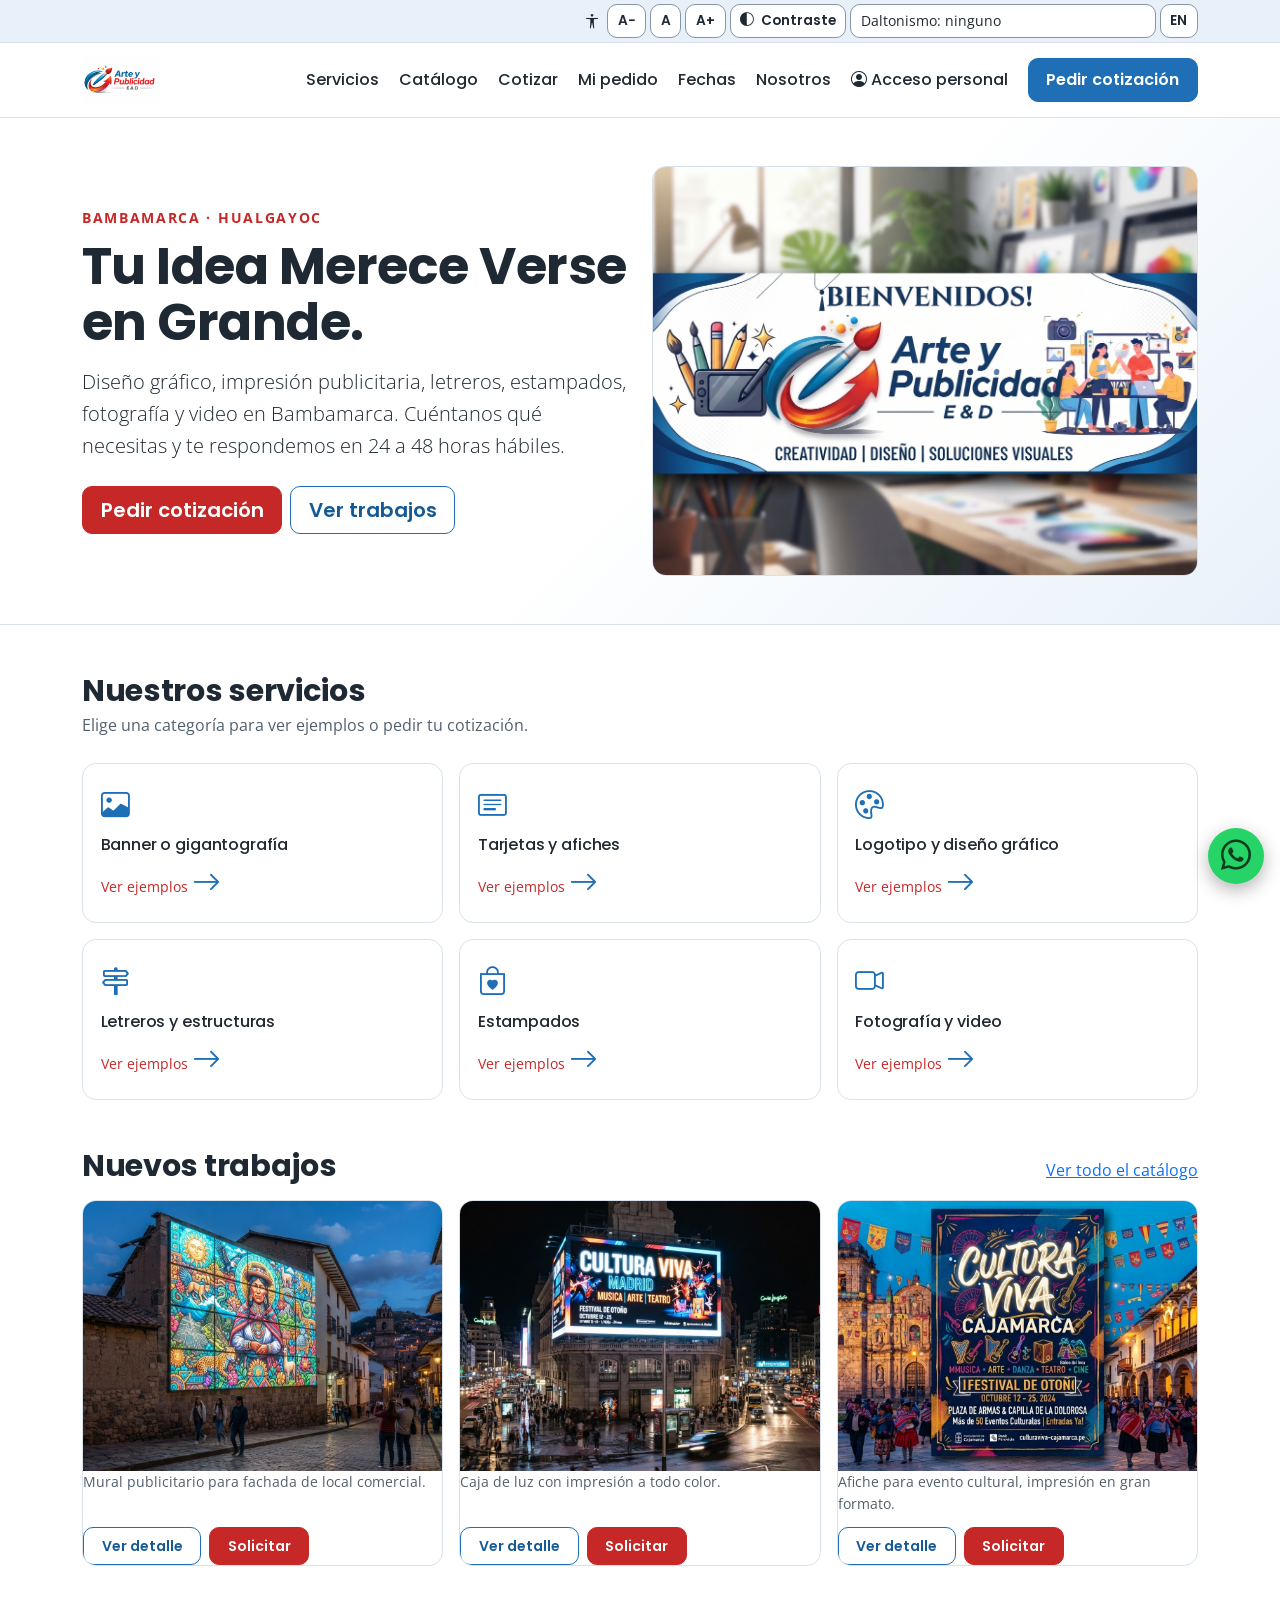
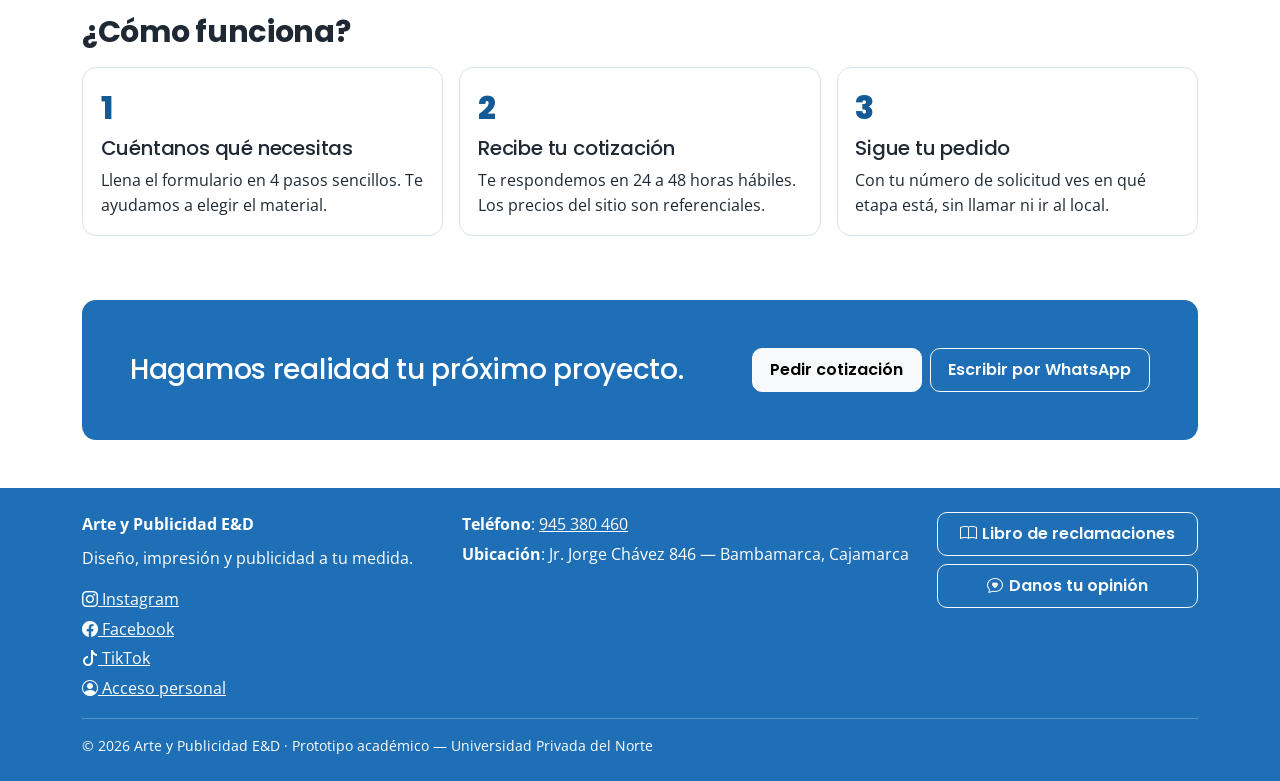
<file: index.html>
<!doctype html>
<html lang="es">
<head>
  <meta charset="utf-8">
  <meta name="viewport" content="width=device-width, initial-scale=1">
  <title>Inicio · Arte y Publicidad E&amp;D</title>
  <meta name="description" content="Diseño gráfico, impresión publicitaria, letreros, estampados, fotografía y video en Bambamarca.">
  <link rel="preconnect" href="https://fonts.googleapis.com">
  <link rel="preconnect" href="https://fonts.gstatic.com" crossorigin>
  <link href="https://fonts.googleapis.com/css2?family=Open+Sans:wght@400;600;700&family=Poppins:wght@500;600;700;800&display=swap" rel="stylesheet">
  <link href="vendor/bootstrap/bootstrap.min.css" rel="stylesheet">
  <link href="vendor/bootstrap-icons/bootstrap-icons.min.css" rel="stylesheet">
  <link href="css/styles.css" rel="stylesheet">
</head>
<body data-page="inicio">
  <div id="site-header"></div>

  <main id="contenido" tabindex="-1">
    <section class="hero">
      <div class="container py-5">
        <div class="row align-items-center g-4">
          <div class="col-lg-6">
            <p class="text-uppercase fw-bold small mb-2" style="letter-spacing:.12em;color:var(--ed-red-aa)">Bambamarca · Hualgayoc</p>
            <h1 class="mb-3" data-i18n="home.titulo">Tu idea merece verse en grande.</h1>
            <p class="lead mb-4" data-i18n="home.sub">Diseño gráfico, impresión publicitaria, letreros, estampados, fotografía y video en Bambamarca. Cuéntanos qué necesitas y te respondemos en 24 a 48 horas hábiles.</p>
            <div class="d-flex flex-wrap gap-2">
              <a class="btn btn-accent btn-lg" href="cotizar.html" data-i18n="home.cta1">Pedir cotización</a>
              <a class="btn btn-outline-primary btn-lg" href="catalogo.html" data-i18n="home.cta2">Ver trabajos</a>
            </div>
          </div>
          <div class="col-lg-6">
            <img src="assets/img/BannerBienveida.jpg" class="nosotros-foto" alt="Foto Bienvenida">
            </div>
          </div>
        </div>
    </section>

    <section class="container py-5" id="servicios" aria-labelledby="h-serv">
      <h2 class="section-title mb-1" id="h-serv" data-i18n="home.servicios">Nuestros servicios</h2>
      <p class="text-muted mb-4">Elige una categoría para ver ejemplos o pedir tu cotización.</p>
      <div class="row g-3" id="lista-servicios"></div>
    </section>

    <section class="container pb-5" aria-labelledby="h-rec">
      <div class="d-flex justify-content-between align-items-end flex-wrap gap-2 mb-3">
        <h2 class="section-title mb-0" id="h-rec" data-i18n="home.recientes">Nuevos trabajos</h2>
        <a href="catalogo.html" data-i18n="home.vermas">Ver todo el catálogo</a>
      </div>
      <div class="row g-3" id="lista-recientes"></div>
    </section>

    <section class="container pb-5" aria-labelledby="h-como">
      <h2 class="section-title mb-3" id="h-como">¿Cómo funciona?</h2>
      <ol class="row g-3 list-unstyled">
        <li class="col-md-4"><div class="panel-card h-100"><p class="req-number mb-1">1</p><h3 class="h5">Cuéntanos qué necesitas</h3><p class="mb-0">Llena el formulario en 4 pasos sencillos. Te ayudamos a elegir el material.</p></div></li>
        <li class="col-md-4"><div class="panel-card h-100"><p class="req-number mb-1">2</p><h3 class="h5">Recibe tu cotización</h3><p class="mb-0">Te respondemos en 24 a 48 horas hábiles. Los precios del sitio son referenciales.</p></div></li>
        <li class="col-md-4"><div class="panel-card h-100"><p class="req-number mb-1">3</p><h3 class="h5">Sigue tu pedido</h3><p class="mb-0">Con tu número de solicitud ves en qué etapa está, sin llamar ni ir al local.</p></div></li>
      </ol>
    </section>

    <section class="container">
      <div class="cta-band p-4 p-md-5 d-flex flex-wrap justify-content-between align-items-center gap-3">
        <h2 class="h3 mb-0" data-i18n="home.cierre">Hagamos realidad tu próximo proyecto.</h2>
        <div class="d-flex flex-wrap gap-2">
          <a class="btn btn-light" href="cotizar.html" data-i18n="nav.pedir">Pedir cotización</a>
          <a class="btn btn-outline-light" href="#" id="cta-wa" target="_blank" rel="noopener">Escribir por WhatsApp</a>
        </div>
      </div>
    </section>
  </main>

  <div id="site-footer"></div>

  <script src="vendor/bootstrap/bootstrap.bundle.min.js"></script>
  <script src="js/data.js"></script>
  <script src="js/main.js"></script>
  <script src="js/analitica.js"></script>
  <script src="js/inicio.js"></script>
  <script src="js/animaciones.js"></script>
</body>
</html>
</file>
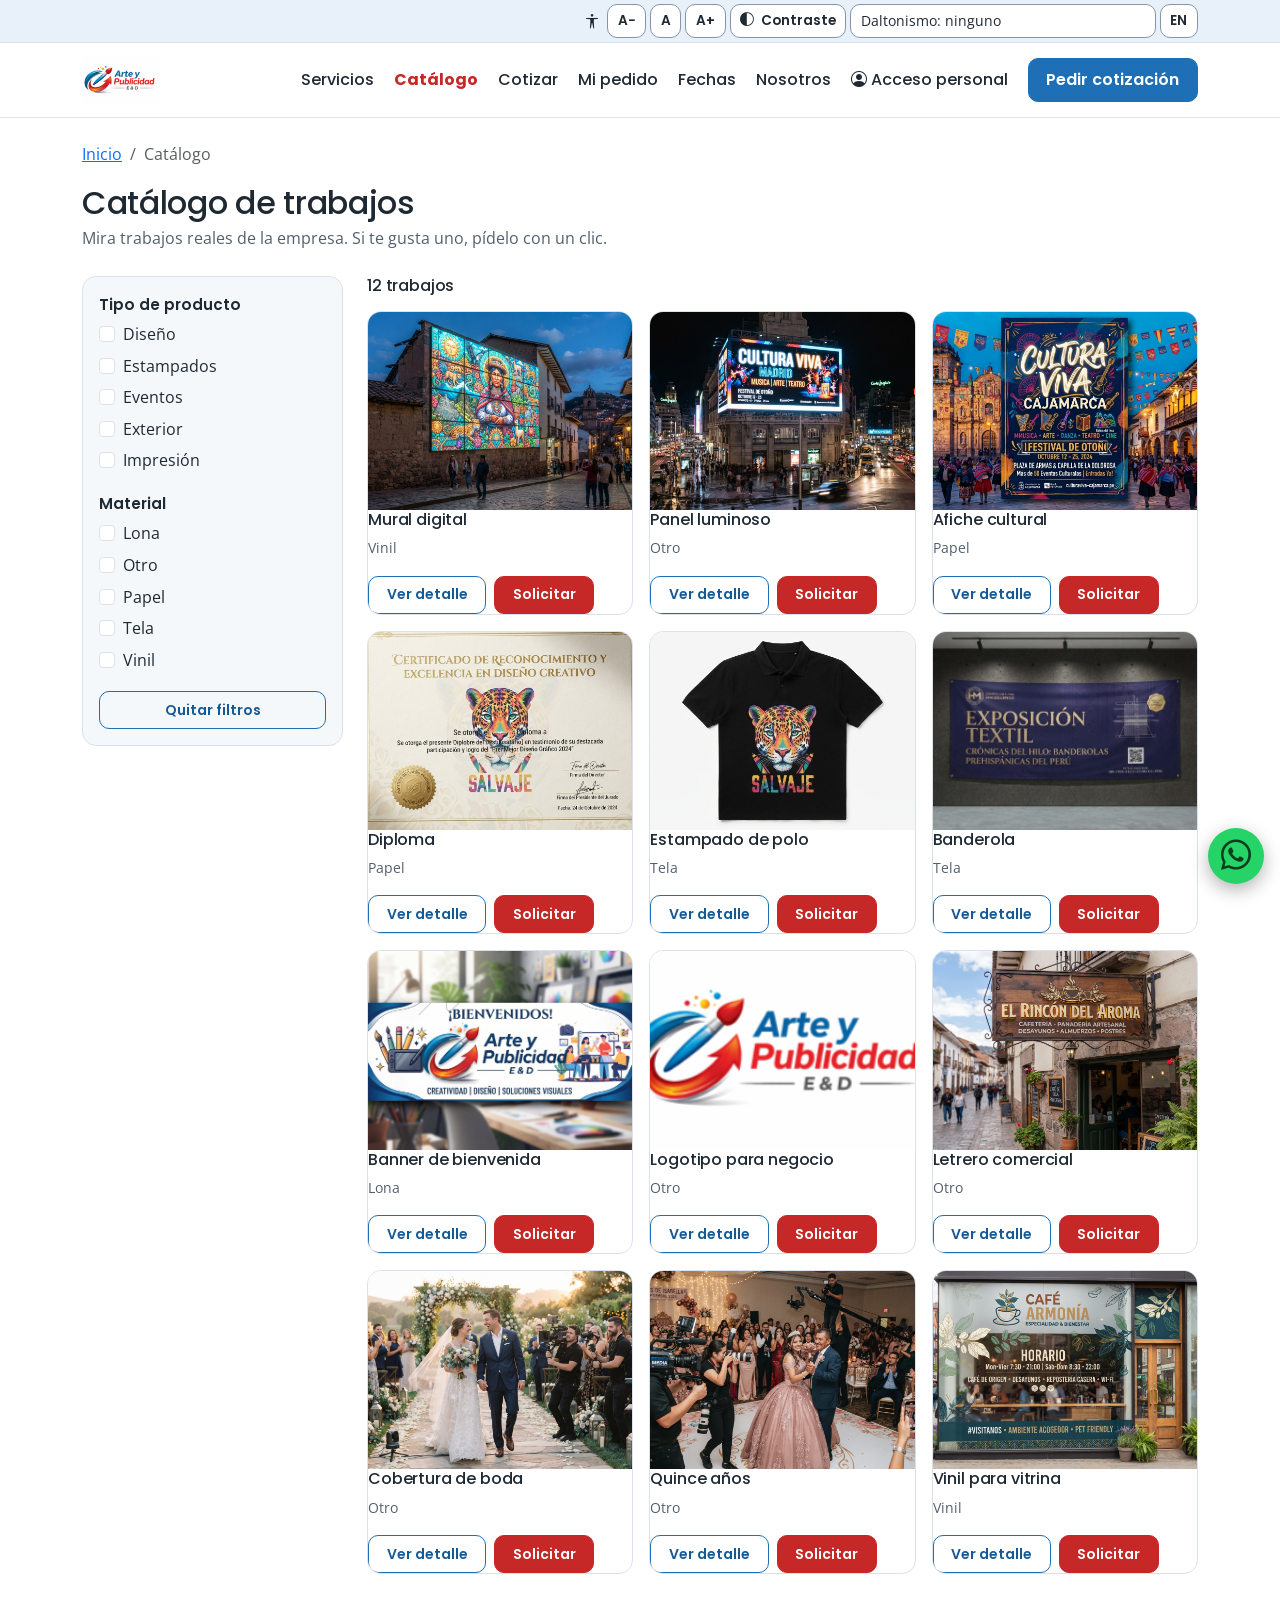
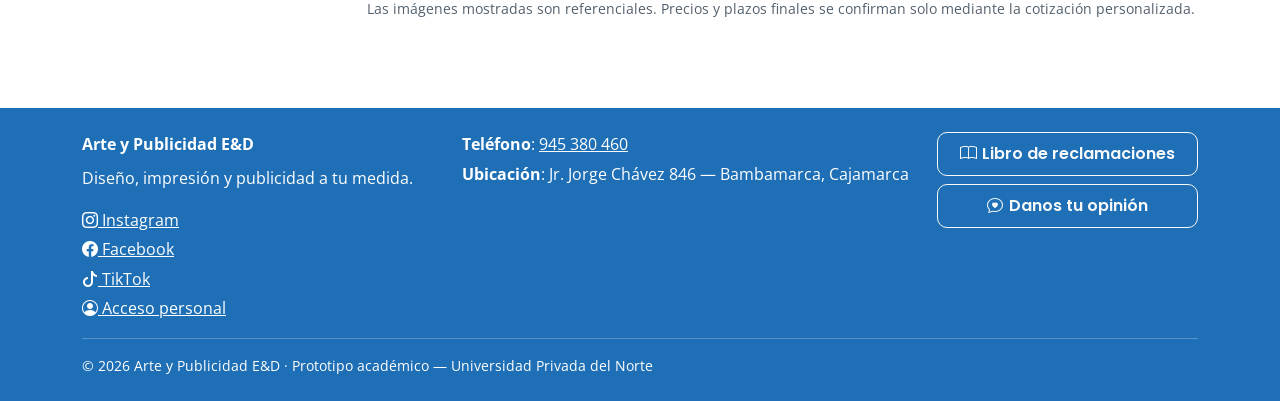
<file: catalogo.html>
<!doctype html>
<html lang="es">
<head>
  <meta charset="utf-8">
  <meta name="viewport" content="width=device-width, initial-scale=1">
  <title>Catálogo de trabajos · Arte y Publicidad E&amp;D</title>
  <meta name="description" content="Trabajos realizados por Arte y Publicidad E&D, filtrables por tipo y material.">
  <link rel="preconnect" href="https://fonts.googleapis.com">
  <link rel="preconnect" href="https://fonts.gstatic.com" crossorigin>
  <link href="https://fonts.googleapis.com/css2?family=Open+Sans:wght@400;600;700&family=Poppins:wght@500;600;700;800&display=swap" rel="stylesheet">
  <link href="vendor/bootstrap/bootstrap.min.css" rel="stylesheet">
  <link href="vendor/bootstrap-icons/bootstrap-icons.min.css" rel="stylesheet">
  <link href="css/styles.css" rel="stylesheet">
</head>
<body data-page="catalogo">
  <div id="site-header"></div>

  <main id="contenido" tabindex="-1" class="container py-4">
    <nav aria-label="Ruta de navegación"><ol class="breadcrumb small"><li class="breadcrumb-item"><a href="index.html">Inicio</a></li><li class="breadcrumb-item active" aria-current="page">Catálogo</li></ol></nav>
    <h1 class="h2 mb-1">Catálogo de trabajos</h1>
    <p class="text-muted mb-4">Mira trabajos reales de la empresa. Si te gusta uno, pídelo con un clic.</p>

    <div class="row g-4">
      <aside class="col-lg-3" aria-label="Filtros">
        <form class="filter-box" id="filtros" novalidate>
          <fieldset><legend>Tipo de producto</legend><div id="f-categorias" class="d-flex flex-column gap-1"></div></fieldset>
          <fieldset><legend>Material</legend><div id="f-materiales" class="d-flex flex-column gap-1"></div></fieldset>
          <button type="button" class="btn btn-outline-primary btn-sm w-100" id="limpiar">Quitar filtros</button>
        </form>
      </aside>
      <section class="col-lg-9" aria-labelledby="h-res">
        <div class="d-flex justify-content-between align-items-center mb-3">
          <h2 class="h6 mb-0" id="h-res"><span id="contador">0</span> trabajos</h2>
        </div>
        <div class="row g-3" id="grid-obras" aria-live="polite"></div>
        <p class="alert alert-info d-none mt-3" id="sin-resultados">No encontramos trabajos con esos filtros. Prueba quitando alguno.</p>
        <p class="small text-muted mt-4">Las imágenes mostradas son referenciales. Precios y plazos finales se confirman solo mediante la cotización personalizada.</p>
      </section>
    </div>
  </main>

  <div class="modal fade" id="modalObra" tabindex="-1" aria-labelledby="obraTitulo" aria-hidden="true">
    <div class="modal-dialog modal-dialog-centered modal-lg"><div class="modal-content">
      <div class="modal-header"><h2 class="modal-title fs-5" id="obraTitulo">Trabajo</h2><button type="button" class="btn-close" data-bs-dismiss="modal" aria-label="Cerrar"></button></div>
      <div class="modal-body" id="obraCuerpo"></div>
      <div class="modal-footer"><button type="button" class="btn btn-outline-primary" data-bs-dismiss="modal">Cerrar</button><a class="btn btn-accent" id="obraCotizar" href="cotizar.html">Solicitar algo parecido</a></div>
    </div></div>
  </div>

  <div id="site-footer"></div>

  <script src="vendor/bootstrap/bootstrap.bundle.min.js"></script>
  <script src="js/data.js"></script>
  <script src="js/main.js"></script>
  <script src="js/analitica.js"></script>
  <script src="js/catalogo.js"></script>
  <script src="js/animaciones.js"></script>
</body>
</html>
</file>
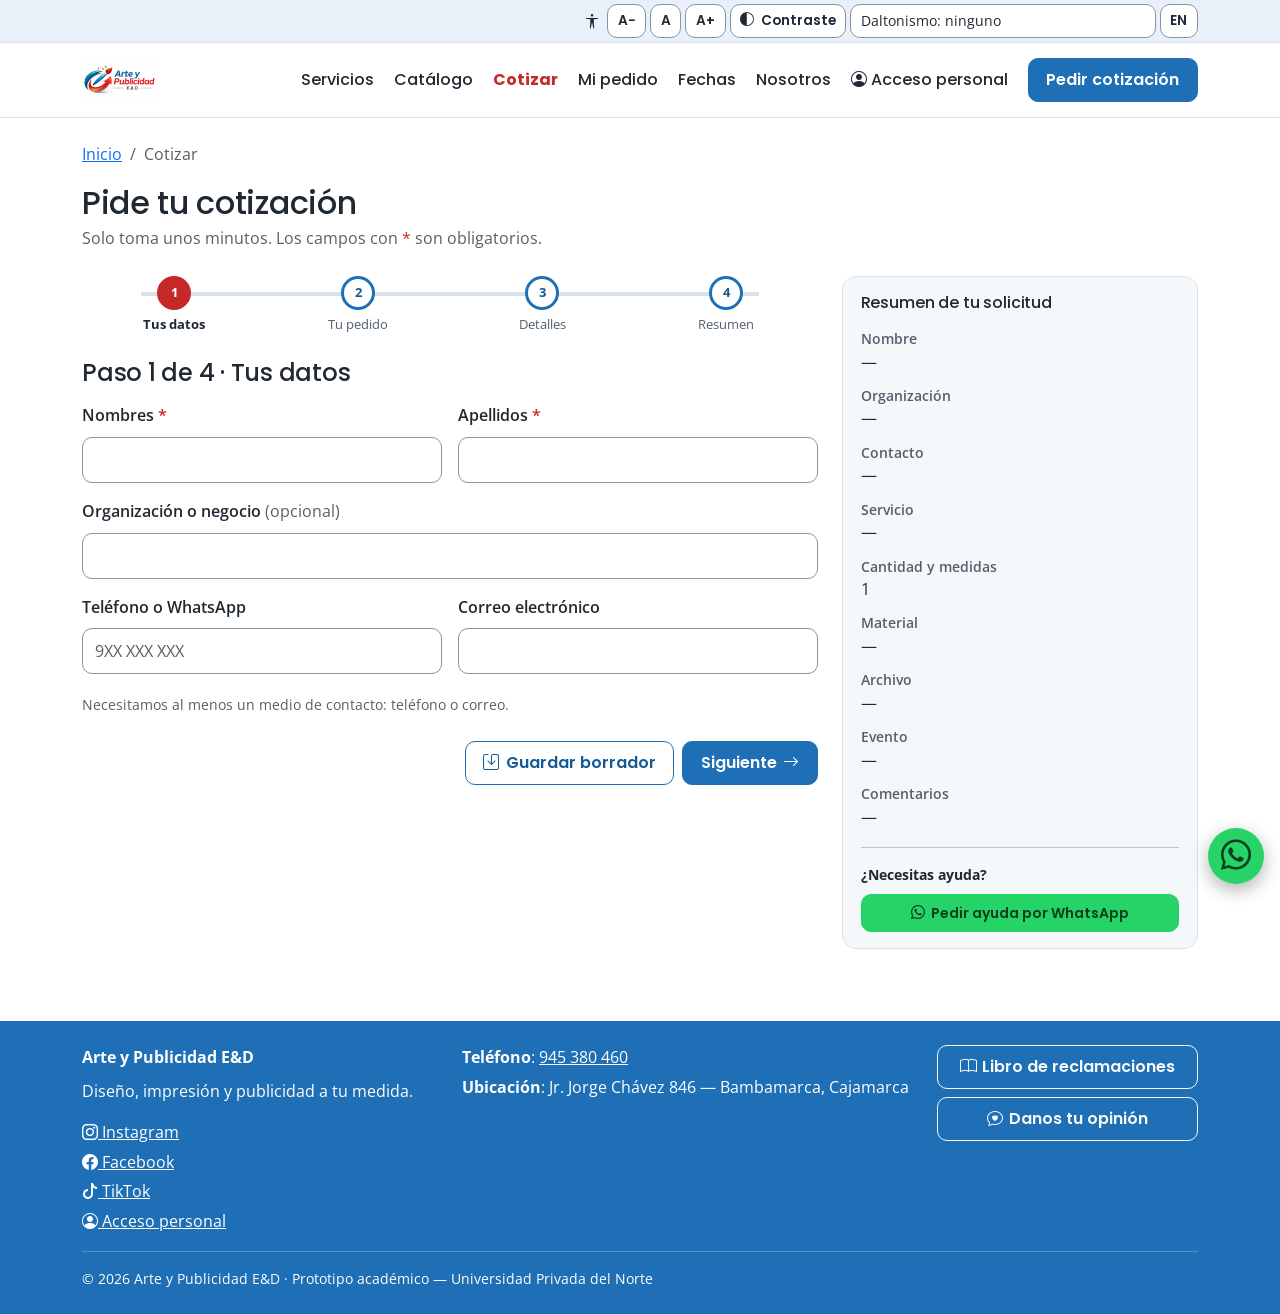
<file: cotizar.html>
<!doctype html>
<html lang="es">
<head>
  <meta charset="utf-8">
  <meta name="viewport" content="width=device-width, initial-scale=1">
  <title>Solicitar cotización · Arte y Publicidad E&amp;D</title>
  <meta name="description" content="Formulario guiado en 4 pasos para pedir tu cotización.">
  <link rel="preconnect" href="https://fonts.googleapis.com">
  <link rel="preconnect" href="https://fonts.gstatic.com" crossorigin>
  <link href="https://fonts.googleapis.com/css2?family=Open+Sans:wght@400;600;700&family=Poppins:wght@500;600;700;800&display=swap" rel="stylesheet">
  <link href="vendor/bootstrap/bootstrap.min.css" rel="stylesheet">
  <link href="vendor/bootstrap-icons/bootstrap-icons.min.css" rel="stylesheet">
  <link href="css/styles.css" rel="stylesheet">
</head>
<body data-page="cotizar">
  <div id="site-header"></div>

  <main id="contenido" tabindex="-1" class="container py-4">
    <nav aria-label="Ruta de navegación"><ol class="breadcrumb small"><li class="breadcrumb-item"><a href="index.html">Inicio</a></li><li class="breadcrumb-item active" aria-current="page">Cotizar</li></ol></nav>
    <h1 class="h2 mb-1">Pide tu cotización</h1>
    <p class="text-muted mb-4">Solo toma unos minutos. Los campos con <span class="required"></span> son obligatorios.</p>

    <div class="row g-4">
      <div class="col-lg-8">
        <div id="vista-form">
          <ol class="stepper" id="stepper" aria-label="Pasos del formulario">
            <li><span class="dot">1</span>Tus datos</li>
            <li><span class="dot">2</span>Tu pedido</li>
            <li><span class="dot">3</span>Detalles</li>
            <li><span class="dot">4</span>Resumen</li>
          </ol>

          <div class="alert alert-danger d-none" id="errores" role="alert" tabindex="-1"></div>
          <div class="alert alert-info d-none" id="aviso-fecha"></div>

          <form id="form-cotizar" novalidate autocomplete="on">
            <!-- PASO 1 -->
            <section data-step="1" aria-labelledby="t1">
              <h2 class="h4 mb-3" id="t1">Paso 1 de 4 · Tus datos</h2>
              <div class="row g-3">
                <div class="col-md-6"><label class="form-label required" for="nombres">Nombres</label>
                  <input class="form-control" id="nombres" name="nombres" autocomplete="given-name" required aria-describedby="e-nombres"><div class="invalid-feedback" id="e-nombres">Escribe tus nombres.</div></div>
                <div class="col-md-6"><label class="form-label required" for="apellidos">Apellidos</label>
                  <input class="form-control" id="apellidos" name="apellidos" autocomplete="family-name" required aria-describedby="e-apellidos"><div class="invalid-feedback" id="e-apellidos">Escribe tus apellidos.</div></div>
                <div class="col-12"><label class="form-label" for="organizacion">Organización o negocio <span class="text-muted fw-normal">(opcional)</span></label>
                  <input class="form-control" id="organizacion" name="organizacion" autocomplete="organization"></div>
                <div class="col-md-6"><label class="form-label" for="telefono">Teléfono o WhatsApp</label>
                  <input class="form-control" id="telefono" name="telefono" type="tel" inputmode="numeric" autocomplete="tel" placeholder="9XX XXX XXX" aria-describedby="h-contacto e-telefono"><div class="invalid-feedback" id="e-telefono">Ingresa un número de 9 dígitos que empiece con 9.</div></div>
                <div class="col-md-6"><label class="form-label" for="correo">Correo electrónico</label>
                  <input class="form-control" id="correo" name="correo" type="email" autocomplete="email" aria-describedby="h-contacto e-correo"><div class="invalid-feedback" id="e-correo">Escribe un correo válido, por ejemplo nombre@correo.com.</div></div>
                <div class="col-12"><p class="form-text mb-0" id="h-contacto">Necesitamos al menos un medio de contacto: teléfono o correo.</p></div>
              </div>
            </section>

            <!-- PASO 2 -->
            <section data-step="2" hidden aria-labelledby="t2">
              <h2 class="h4 mb-3" id="t2">Paso 2 de 4 · Tu pedido</h2>
              <div class="row g-3">
                <div class="col-md-6"><label class="form-label required" for="servicio">Tipo de servicio</label>
                  <select class="form-select" id="servicio" name="servicio" required aria-describedby="e-servicio"><option value="">Elige una opción</option></select>
                  <div class="invalid-feedback" id="e-servicio">Elige un tipo de servicio.</div></div>
                <div class="col-md-3"><label class="form-label required" for="cantidad">Cantidad</label>
                  <input class="form-control" id="cantidad" name="cantidad" type="number" min="1" max="100000" value="1" required aria-describedby="e-cantidad"><div class="invalid-feedback" id="e-cantidad">Ingresa una cantidad de 1 o más.</div></div>
                <div class="col-md-3"><label class="form-label" for="medidas">Medidas</label>
                  <input class="form-control" id="medidas" name="medidas" placeholder="Ej.: 2 × 1 m" aria-describedby="h-medidas"><div class="form-text" id="h-medidas">Si no sabes, déjalo vacío.</div></div>
                <div class="col-12">
                  <fieldset><legend class="form-label fs-6 fw-semibold">Material</legend>
                    <div class="row g-2" id="materiales"></div></fieldset>
                </div>
              </div>
            </section>

            <!-- PASO 3 -->
            <section data-step="3" hidden aria-labelledby="t3">
              <h2 class="h4 mb-3" id="t3">Paso 3 de 4 · Detalles</h2>
              <div class="row g-3">
                <div class="col-12"><label class="form-label" for="archivo">Adjuntar archivo <span class="text-muted fw-normal">(logo o diseño, opcional)</span></label>
                  <input class="form-control" id="archivo" name="archivo" type="file" accept=".pdf,.png,.jpg,.jpeg" aria-describedby="h-archivo e-archivo">
                  <div class="form-text" id="h-archivo">PDF, PNG o JPG. Máximo 5 MB.</div><div class="invalid-feedback" id="e-archivo"></div></div>
                <div class="col-md-6"><label class="form-label" for="tipoEvento">Tipo de evento <span class="text-muted fw-normal">(si aplica)</span></label>
                  <select class="form-select" id="tipoEvento" name="tipoEvento"><option value="">No es para un evento</option></select></div>
                <div class="col-md-6"><label class="form-label" for="fechaEvento">Fecha del evento o de entrega</label>
                  <input class="form-control" id="fechaEvento" name="fechaEvento" type="date" aria-describedby="e-fecha"><div class="invalid-feedback" id="e-fecha">Elige una fecha de hoy en adelante.</div></div>
                <div class="col-12"><label class="form-label" for="comentarios">Comentarios</label>
                  <textarea class="form-control" id="comentarios" name="comentarios" rows="4" maxlength="500" aria-describedby="h-com"></textarea>
                  <div class="form-text" id="h-com">Cuéntanos colores, textos o ideas. Máximo 500 caracteres.</div></div>
              </div>
            </section>

            <!-- PASO 4 -->
            <section data-step="4" hidden aria-labelledby="t4">
              <h2 class="h4 mb-3" id="t4">Paso 4 de 4 · Resumen</h2>
              <p>Revisa tus datos. Si algo está mal, vuelve con el botón “Atrás”.</p>
              <div class="summary-box" id="resumen-final"></div>
              <p class="small text-muted mt-3 mb-0">Los precios y plazos del sitio son referenciales. El precio final se confirma en la cotización personalizada.</p>
            </section>

            <div class="d-flex flex-wrap justify-content-between gap-2 mt-4">
              <button type="button" class="btn btn-outline-primary" id="btn-atras" hidden><i class="bi bi-arrow-left" aria-hidden="true"></i> Atrás</button>
              <div class="ms-auto d-flex flex-wrap gap-2">
                <button type="button" class="btn btn-outline-primary" id="btn-guardar"><i class="bi bi-save" aria-hidden="true"></i> Guardar borrador</button>
                <button type="button" class="btn btn-primary" id="btn-sig">Siguiente <i class="bi bi-arrow-right" aria-hidden="true"></i></button>
                <button type="submit" class="btn btn-accent" id="btn-enviar" hidden><i class="bi bi-send" aria-hidden="true"></i> Enviar solicitud</button>
              </div>
            </div>
          </form>
        </div>

        <!-- CONFIRMACIÓN -->
        <div id="vista-ok" hidden class="text-center py-4" tabindex="-1" aria-live="polite">
          <i class="bi bi-check-circle-fill confirm-icon" aria-hidden="true"></i>
          <h2 class="h3 mt-2">Solicitud enviada</h2>
          <p class="mb-1">N.º de solicitud</p>
          <p class="req-number" id="ok-numero">AP-0000</p>
          <p><i class="bi bi-clock" aria-hidden="true"></i> Te responderemos en 24 a 48 horas hábiles.</p>
          <div class="d-flex flex-wrap justify-content-center gap-2 mt-3">
            <a class="btn btn-accent" id="ok-estado" href="seguimiento.html">Ver estado de mi pedido</a>
            <a class="btn btn-outline-primary" href="index.html"><i class="bi bi-house" aria-hidden="true"></i> Volver al inicio</a>
          </div>
        </div>
      </div>

      <aside class="col-lg-4 d-none d-lg-block" aria-label="Resumen de tu solicitud">
        <div class="summary-box position-sticky" style="top:90px">
          <h2 class="h6 mb-3">Resumen de tu solicitud</h2>
          <div id="resumen-lateral"></div>
          <hr><p class="small mb-2"><strong>¿Necesitas ayuda?</strong></p>
          <a class="btn btn-whatsapp btn-sm w-100" id="ayuda-wa" target="_blank" rel="noopener" href="#"><i class="bi bi-whatsapp" aria-hidden="true"></i> Pedir ayuda por WhatsApp</a>
        </div>
      </aside>
    </div>
  </main>

  <div id="site-footer"></div>

  <script src="vendor/bootstrap/bootstrap.bundle.min.js"></script>
  <script src="js/data.js"></script>
  <script src="js/main.js"></script>
  <script src="js/analitica.js"></script>
  <script src="js/cotizar.js"></script>
  <script src="js/animaciones.js"></script>
</body>
</html>
</file>
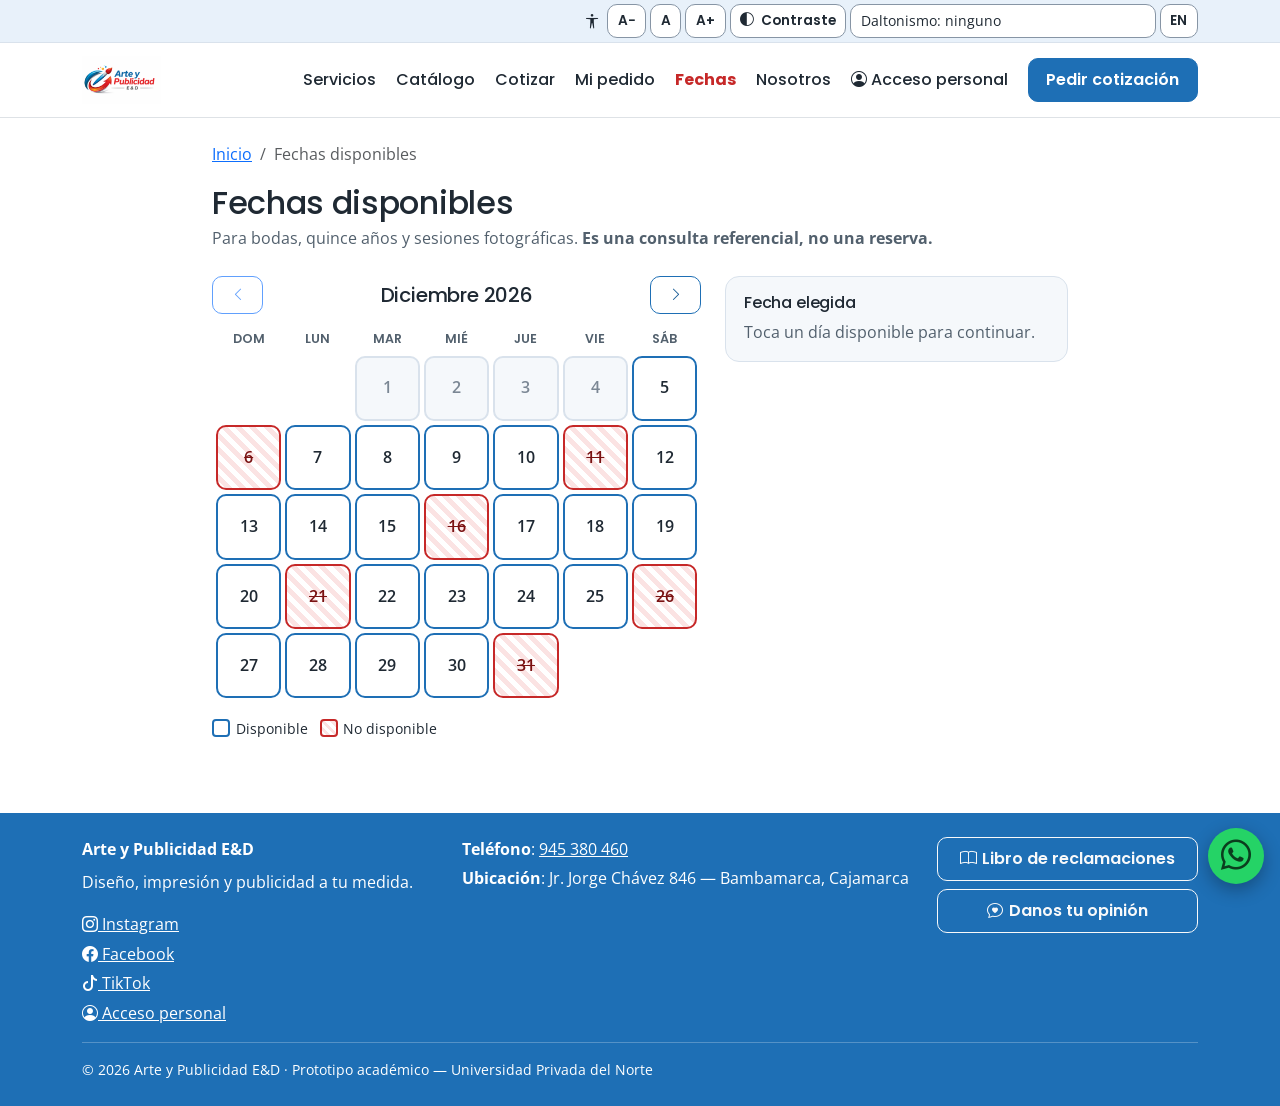
<file: eventos.html>
<!doctype html>
<html lang="es">
<head>
  <meta charset="utf-8">
  <meta name="viewport" content="width=device-width, initial-scale=1">
  <title>Fechas disponibles · Arte y Publicidad E&amp;D</title>
  <meta name="description" content="Consulta referencial de fechas disponibles para eventos.">
  <link rel="preconnect" href="https://fonts.googleapis.com">
  <link rel="preconnect" href="https://fonts.gstatic.com" crossorigin>
  <link href="https://fonts.googleapis.com/css2?family=Open+Sans:wght@400;600;700&family=Poppins:wght@500;600;700;800&display=swap" rel="stylesheet">
  <link href="vendor/bootstrap/bootstrap.min.css" rel="stylesheet">
  <link href="vendor/bootstrap-icons/bootstrap-icons.min.css" rel="stylesheet">
  <link href="css/styles.css" rel="stylesheet">
</head>
<body data-page="eventos">
  <div id="site-header"></div>

  <main id="contenido" tabindex="-1" class="container py-4" style="max-width:880px">
    <nav aria-label="Ruta de navegación"><ol class="breadcrumb small"><li class="breadcrumb-item"><a href="index.html">Inicio</a></li><li class="breadcrumb-item active" aria-current="page">Fechas disponibles</li></ol></nav>
    <h1 class="h2 mb-1">Fechas disponibles</h1>
    <p class="text-muted mb-4">Para bodas, quince años y sesiones fotográficas. <strong>Es una consulta referencial, no una reserva.</strong></p>

    <div class="row g-4">
      <div class="col-lg-7">
        <div class="d-flex justify-content-between align-items-center mb-2">
          <button class="btn btn-outline-primary btn-sm" id="mes-ant" aria-label="Mes anterior"><i class="bi bi-chevron-left" aria-hidden="true"></i></button>
          <h2 class="h5 mb-0" id="mes-titulo" aria-live="polite"></h2>
          <button class="btn btn-outline-primary btn-sm" id="mes-sig" aria-label="Mes siguiente"><i class="bi bi-chevron-right" aria-hidden="true"></i></button>
        </div>
        <table class="cal" aria-labelledby="mes-titulo">
          <thead><tr id="cal-head"></tr></thead>
          <tbody id="cal-body"></tbody>
        </table>
        <p class="mt-3 mb-0 small"><span class="legend-box"></span>Disponible &nbsp; <span class="legend-box no"></span>No disponible</p>
      </div>
      <div class="col-lg-5">
        <div class="summary-box" aria-live="polite" id="detalle-fecha">
          <h2 class="h6">Fecha elegida</h2>
          <p class="mb-0 text-muted">Toca un día disponible para continuar.</p>
        </div>
      </div>
    </div>
  </main>

  <div id="site-footer"></div>

  <script src="vendor/bootstrap/bootstrap.bundle.min.js"></script>
  <script src="js/data.js"></script>
  <script src="js/main.js"></script>
  <script src="js/analitica.js"></script>
  <script src="js/eventos.js"></script>
  <script src="js/animaciones.js"></script>
</body>
</html>
</file>
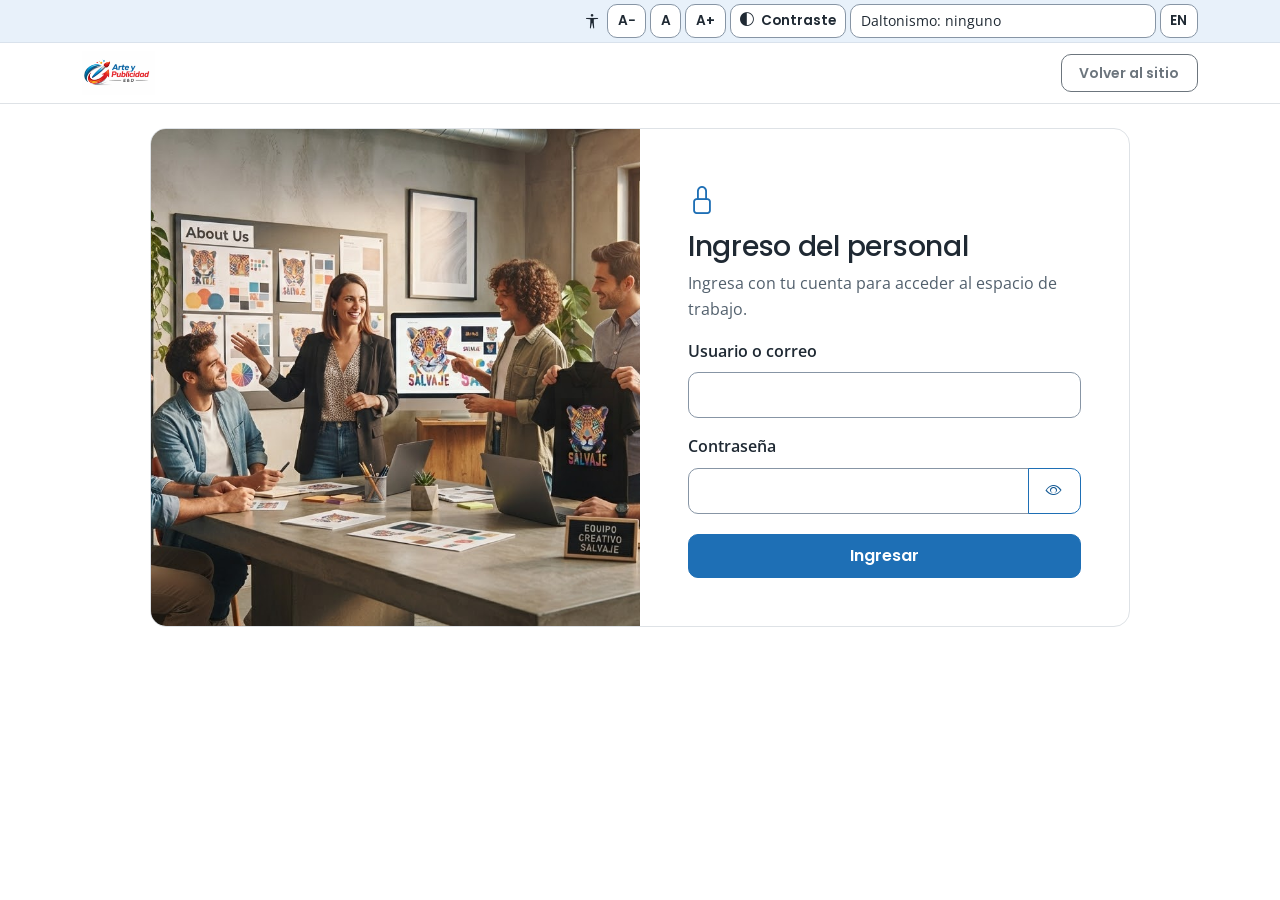
<file: login.html>
<!doctype html>
<html lang="es">
<head>
  <meta charset="utf-8">
  <meta name="viewport" content="width=device-width, initial-scale=1">
  <title>Ingreso del personal · Arte y Publicidad E&amp;D</title>
  <meta name="description" content="Acceso al espacio de trabajo de la empresa.">
  <link rel="preconnect" href="https://fonts.googleapis.com">
  <link rel="preconnect" href="https://fonts.gstatic.com" crossorigin>
  <link href="https://fonts.googleapis.com/css2?family=Open+Sans:wght@400;600;700&family=Poppins:wght@500;600;700;800&display=swap" rel="stylesheet">
  <link href="vendor/bootstrap/bootstrap.min.css" rel="stylesheet">
  <link href="vendor/bootstrap-icons/bootstrap-icons.min.css" rel="stylesheet">
  <link href="css/styles.css" rel="stylesheet">
</head>
<body data-page="login" data-layout="staff">
  <div id="site-header"></div>

  <main id="contenido" tabindex="-1" class="container py-4">
    <div class="row g-0 border rounded-4 overflow-hidden bg-white" style="max-width:980px;margin:auto">
      <div class="col-lg-6 login-art d-none d-lg-block" aria-hidden="true"><img src="assets/img/Login.jpeg" alt="" class="login-foto"></div>
      <div class="col-lg-6 p-4 p-md-5">
        <i class="bi bi-lock fs-3 text-primary" aria-hidden="true"></i>
        <h1 class="h3 mt-2">Ingreso del personal</h1>
        <p class="text-muted">Ingresa con tu cuenta para acceder al espacio de trabajo.</p>
        <div class="alert alert-danger d-none" id="login-error" role="alert"></div>
        <form id="form-login" novalidate>
          <div class="mb-3"><label class="form-label" for="usuario">Usuario o correo</label><input class="form-control" id="usuario" autocomplete="username" required></div>
          <div class="mb-1"><label class="form-label" for="clave">Contraseña</label>
            <div class="input-group"><input class="form-control" id="clave" type="password" autocomplete="current-password" required>
              <button class="btn btn-outline-primary" type="button" id="ver-clave" aria-pressed="false" aria-label="Mostrar contraseña"><i class="bi bi-eye" aria-hidden="true"></i></button></div></div>
          <button class="btn btn-primary w-100 mt-3" type="submit">Ingresar</button>
        </form>
      </div>
    </div>
  </main>

  <div id="site-footer"></div>

  <script src="vendor/bootstrap/bootstrap.bundle.min.js"></script>
  <script src="js/data.js"></script>
  <script src="js/main.js"></script>
  <script src="js/analitica.js"></script>
  <script src="js/login.js"></script>
  <script src="js/animaciones.js"></script>
</body>
</html>
</file>
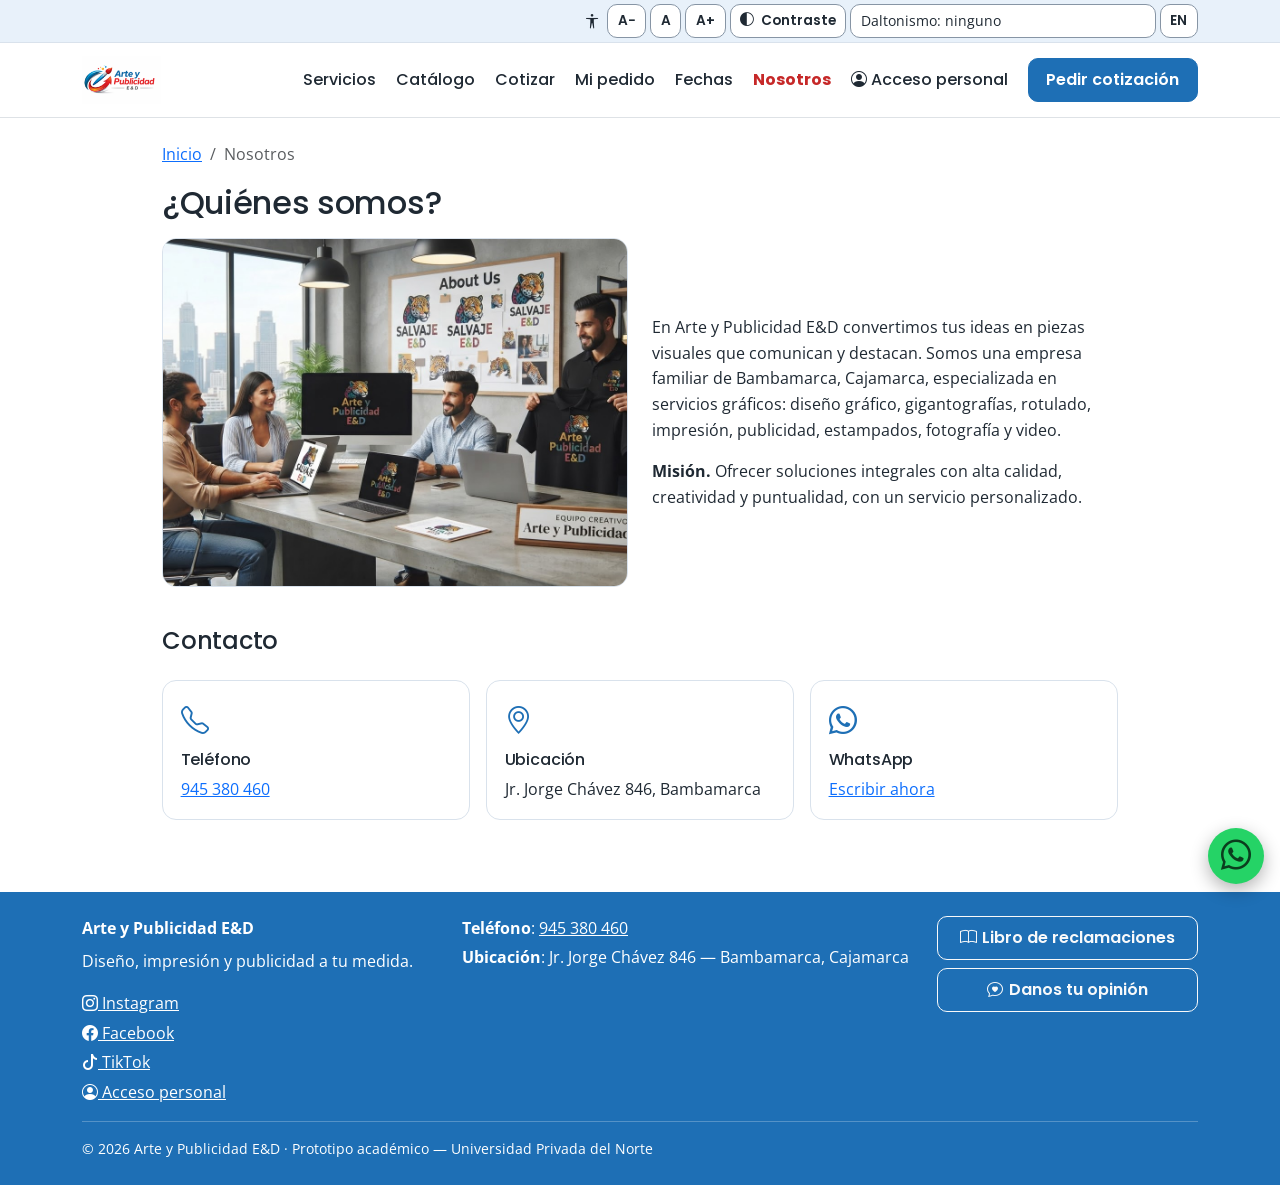
<file: nosotros.html>
<!doctype html>
<html lang="es">
<head>
  <meta charset="utf-8">
  <meta name="viewport" content="width=device-width, initial-scale=1">
  <title>Quiénes somos · Arte y Publicidad E&amp;D</title>
  <meta name="description" content="Conoce a Arte y Publicidad E&D, empresa familiar de Bambamarca.">
  <link rel="preconnect" href="https://fonts.googleapis.com">
  <link rel="preconnect" href="https://fonts.gstatic.com" crossorigin>
  <link href="https://fonts.googleapis.com/css2?family=Open+Sans:wght@400;600;700&family=Poppins:wght@500;600;700;800&display=swap" rel="stylesheet">
  <link href="vendor/bootstrap/bootstrap.min.css" rel="stylesheet">
  <link href="vendor/bootstrap-icons/bootstrap-icons.min.css" rel="stylesheet">
  <link href="css/styles.css" rel="stylesheet">
</head>
<body data-page="nosotros">
  <div id="site-header"></div>

  <main id="contenido" tabindex="-1" class="container py-4" style="max-width:980px">
    <nav aria-label="Ruta de navegación"><ol class="breadcrumb small"><li class="breadcrumb-item"><a href="index.html">Inicio</a></li><li class="breadcrumb-item active" aria-current="page">Nosotros</li></ol></nav>
    <h1 class="h2 mb-3">¿Quiénes somos?</h1>
    <div class="row g-4 align-items-center">
      <div class="col-md-6">
        <img src="assets/img/Nosotros.jpeg" class="nosotros-foto" alt="Equipo de Arte y Publicidad E&amp;D">
      </div>
      <div class="col-md-6">
        <p>En Arte y Publicidad E&amp;D convertimos tus ideas en piezas visuales que comunican y destacan. Somos una empresa familiar de Bambamarca, Cajamarca, especializada en servicios gráficos: diseño gráfico, gigantografías, rotulado, impresión, publicidad, estampados, fotografía y video.</p>
        <p class="mb-0"><strong>Misión.</strong> Ofrecer soluciones integrales con alta calidad, creatividad y puntualidad, con un servicio personalizado.</p>
      </div>
    </div>
    <section class="row g-3 mt-4" aria-labelledby="h-contacto">
      <h2 class="h4" id="h-contacto">Contacto</h2>
      <div class="col-md-4"><div class="panel-card h-100"><i class="bi bi-telephone fs-3 text-primary" aria-hidden="true"></i><h3 class="h6 mt-2">Teléfono</h3><a href="tel:+51945380460">945 380 460</a></div></div>
      <div class="col-md-4"><div class="panel-card h-100"><i class="bi bi-geo-alt fs-3 text-primary" aria-hidden="true"></i><h3 class="h6 mt-2">Ubicación</h3><p class="mb-0">Jr. Jorge Chávez 846, Bambamarca</p></div></div>
      <div class="col-md-4"><div class="panel-card h-100"><i class="bi bi-whatsapp fs-3 text-primary" aria-hidden="true"></i><h3 class="h6 mt-2">WhatsApp</h3><a id="nos-wa" href="#" target="_blank" rel="noopener">Escribir ahora</a></div></div>
    </section>
  </main>

  <div id="site-footer"></div>

  <script src="vendor/bootstrap/bootstrap.bundle.min.js"></script>
  <script src="js/data.js"></script>
  <script src="js/main.js"></script>
  <script src="js/analitica.js"></script>
  <script src="js/nosotros.js"></script>
  <script src="js/animaciones.js"></script>
</body>
</html>
</file>
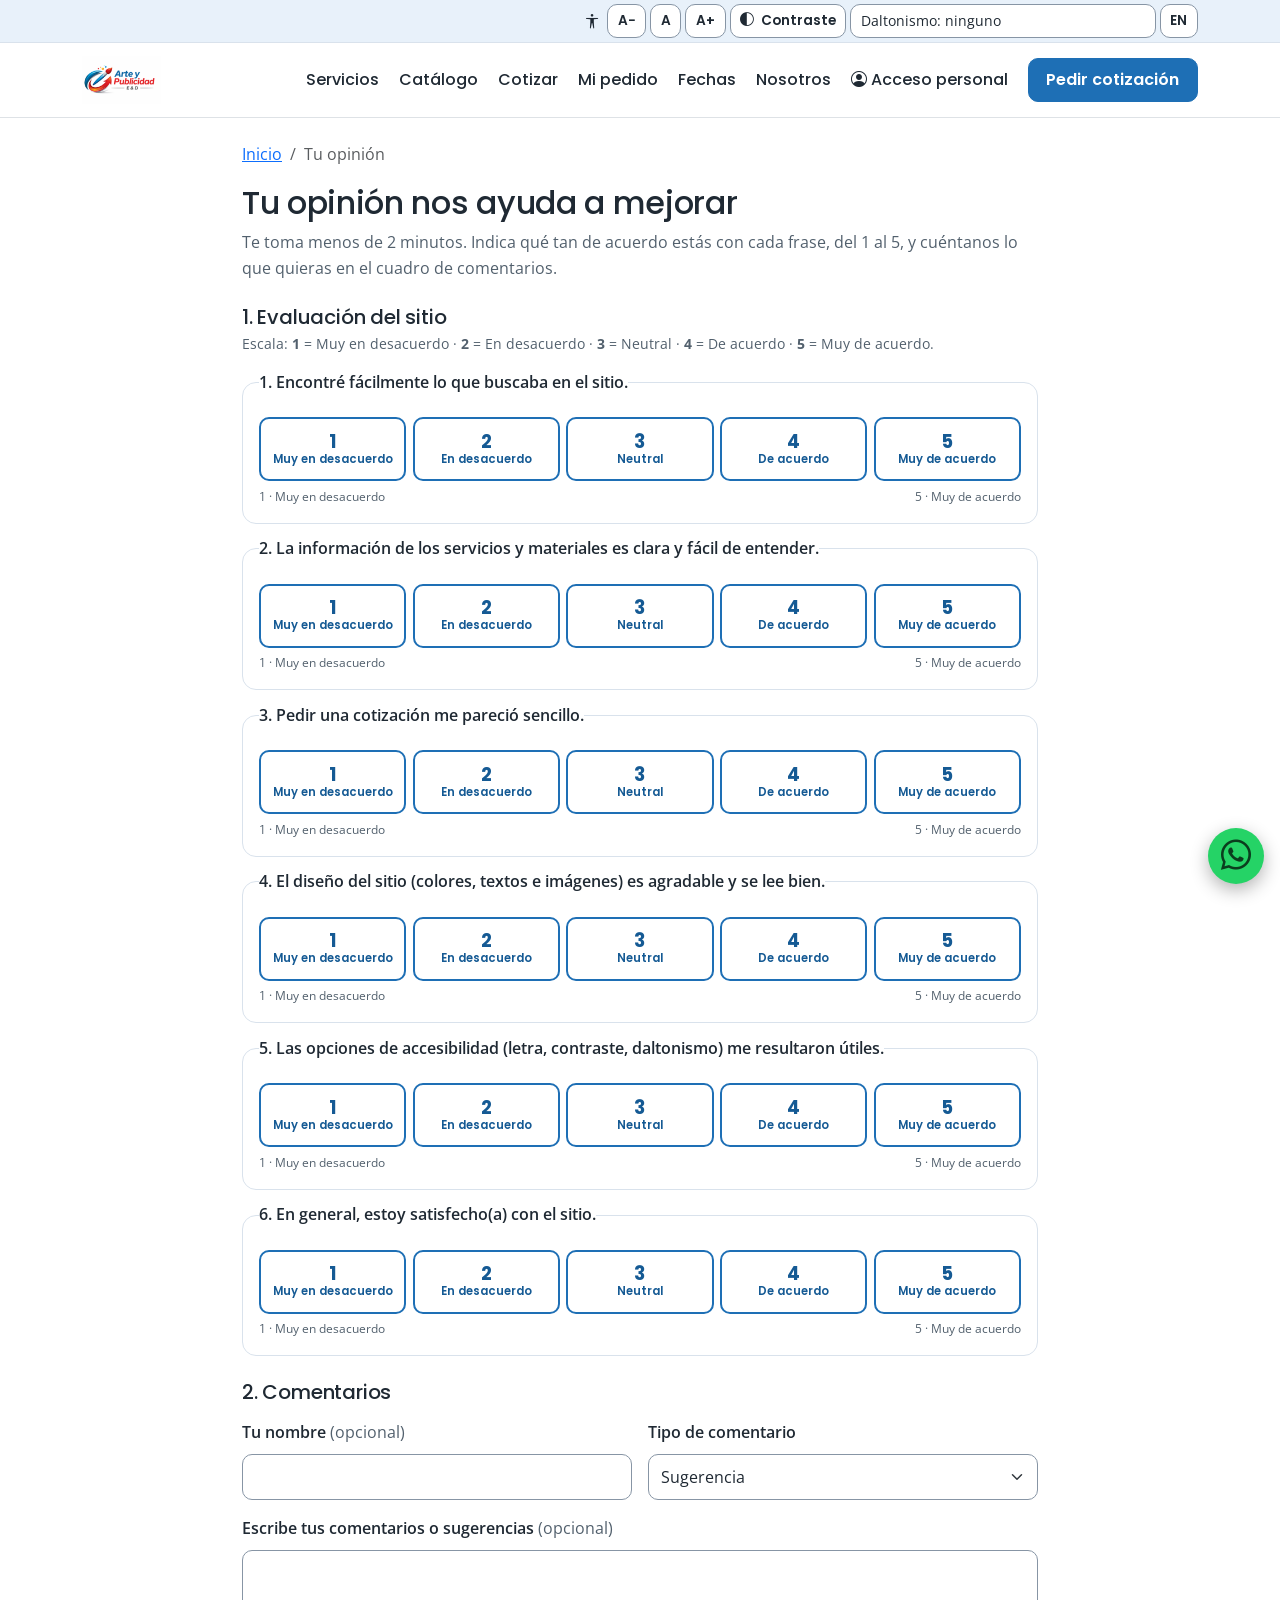
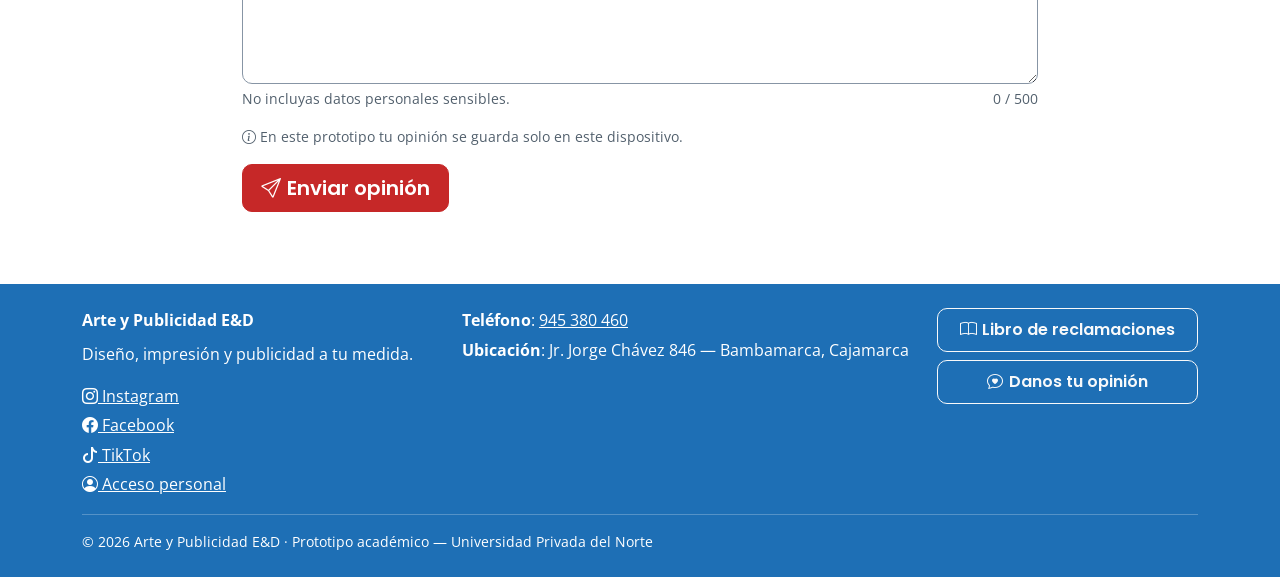
<file: opinion.html>
<!doctype html>
<html lang="es">
<head>
  <meta charset="utf-8">
  <meta name="viewport" content="width=device-width, initial-scale=1">
  <title>Tu opinión · Arte y Publicidad E&amp;D</title>
  <meta name="description" content="Evalúa el sitio de Arte y Publicidad E&D con una escala de 5 puntos y déjanos tus comentarios.">
  <link rel="preconnect" href="https://fonts.googleapis.com">
  <link rel="preconnect" href="https://fonts.gstatic.com" crossorigin>
  <link href="https://fonts.googleapis.com/css2?family=Open+Sans:wght@400;600;700&family=Poppins:wght@500;600;700;800&display=swap" rel="stylesheet">
  <link href="vendor/bootstrap/bootstrap.min.css" rel="stylesheet">
  <link href="vendor/bootstrap-icons/bootstrap-icons.min.css" rel="stylesheet">
  <link href="css/styles.css" rel="stylesheet">
</head>
<body data-page="opinion">
  <div id="site-header"></div>

  <main id="contenido" tabindex="-1" class="container py-4" style="max-width:820px">
    <nav aria-label="Ruta de navegación"><ol class="breadcrumb small"><li class="breadcrumb-item"><a href="index.html">Inicio</a></li><li class="breadcrumb-item active" aria-current="page">Tu opinión</li></ol></nav>
    <h1 class="h2 mb-2">Tu opinión nos ayuda a mejorar</h1>
    <p class="text-muted mb-4">Te toma menos de 2 minutos. Indica qué tan de acuerdo estás con cada frase, del 1 al 5, y cuéntanos lo que quieras en el cuadro de comentarios.</p>

    <section id="vista-form" aria-labelledby="h-eval">
      <div class="alert alert-danger d-none" id="op-errores" role="alert" tabindex="-1"></div>

      <form id="form-opinion" novalidate>
        <h2 class="h5 mb-1" id="h-eval">1. Evaluación del sitio</h2>
        <p class="small text-muted mb-3" id="leyenda-escala">Escala: <strong>1</strong> = Muy en desacuerdo · <strong>2</strong> = En desacuerdo · <strong>3</strong> = Neutral · <strong>4</strong> = De acuerdo · <strong>5</strong> = Muy de acuerdo.</p>
        <div id="likert-lista"></div>

        <h2 class="h5 mt-4 mb-3">2. Comentarios</h2>
        <div class="row g-3">
          <div class="col-md-6">
            <label class="form-label" for="op-nombre">Tu nombre <span class="text-muted fw-normal">(opcional)</span></label>
            <input class="form-control" id="op-nombre" name="nombre" maxlength="60" autocomplete="name">
          </div>
          <div class="col-md-6">
            <label class="form-label" for="op-tipo">Tipo de comentario</label>
            <select class="form-select" id="op-tipo" name="tipo"></select>
          </div>
          <div class="col-12">
            <label class="form-label" for="op-comentario">Escribe tus comentarios o sugerencias <span class="text-muted fw-normal">(opcional)</span></label>
            <textarea class="form-control" id="op-comentario" name="comentario" rows="5" maxlength="500" aria-describedby="op-cuenta op-ayuda"></textarea>
            <div class="d-flex justify-content-between form-text">
              <span id="op-ayuda">No incluyas datos personales sensibles.</span>
              <span id="op-cuenta">0 / 500</span>
            </div>
          </div>
        </div>

        <p class="small text-muted mt-3 mb-3"><i class="bi bi-info-circle" aria-hidden="true"></i> En este prototipo tu opinión se guarda solo en este dispositivo.</p>
        <button class="btn btn-accent btn-lg" type="submit"><i class="bi bi-send" aria-hidden="true"></i> Enviar opinión</button>
      </form>
    </section>

    <section id="vista-gracias" class="d-none" aria-live="polite" tabindex="-1">
      <div class="panel-card text-center py-4">
        <i class="bi bi-chat-heart fs-1 text-primary" aria-hidden="true"></i>
        <h2 class="h4 mt-2">¡Gracias por tu opinión!</h2>
        <p class="mb-1">Tu puntuación promedio fue</p>
        <p class="opi-prom mb-1" id="gracias-prom">0.0</p>
        <p class="text-muted" id="gracias-detalle">de 5 puntos</p>
        <div class="d-flex flex-wrap gap-2 justify-content-center">
          <a class="btn btn-primary" href="index.html">Volver al inicio</a>
          <button class="btn btn-outline-primary" type="button" id="btn-otra">Enviar otra opinión</button>
        </div>
      </div>
    </section>
  </main>

  <div id="site-footer"></div>

  <script src="vendor/bootstrap/bootstrap.bundle.min.js"></script>
  <script src="js/data.js"></script>
  <script src="js/main.js"></script>
  <script src="js/analitica.js"></script>
  <script src="js/opinion.js"></script>
  <script src="js/animaciones.js"></script>
</body>
</html>
</file>
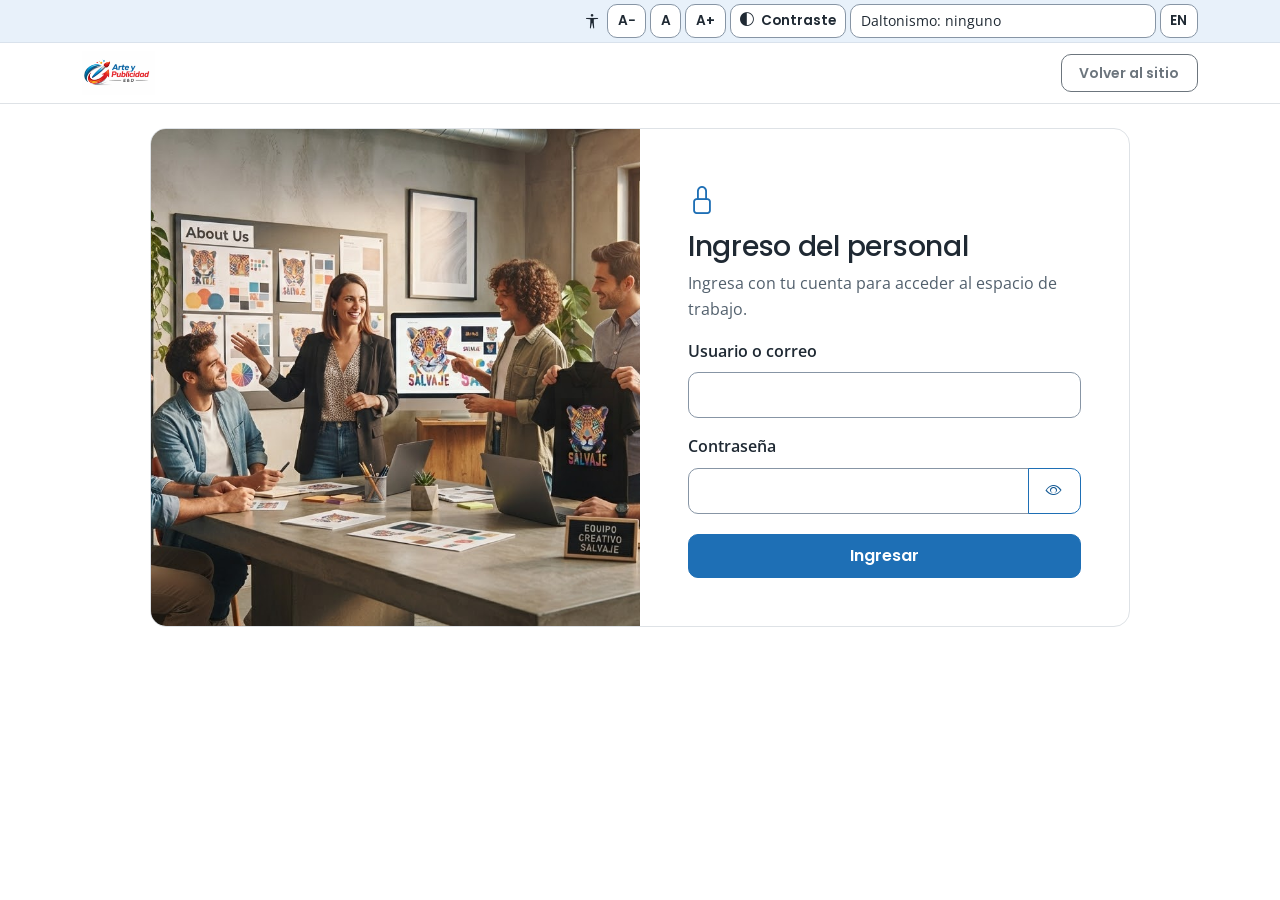
<file: panel.html>
<!doctype html>
<html lang="es">
<head>
  <meta charset="utf-8">
  <meta name="viewport" content="width=device-width, initial-scale=1">
  <title>Panel administrativo · Arte y Publicidad E&amp;D</title>
  <meta name="description" content="Resumen de solicitudes, analítica web, clientes, catálogo y opiniones.">
  <link rel="preconnect" href="https://fonts.googleapis.com">
  <link rel="preconnect" href="https://fonts.gstatic.com" crossorigin>
  <link href="https://fonts.googleapis.com/css2?family=Open+Sans:wght@400;600;700&family=Poppins:wght@500;600;700;800&display=swap" rel="stylesheet">
  <link href="vendor/bootstrap/bootstrap.min.css" rel="stylesheet">
  <link href="vendor/bootstrap-icons/bootstrap-icons.min.css" rel="stylesheet">
  <link href="css/styles.css" rel="stylesheet">
</head>
<body data-page="panel" data-layout="staff">
  <div id="site-header"></div>

  <div class="panel-wrap">
  <main id="contenido" tabindex="-1" class="container py-4">
    <h1 class="h3 mb-1" id="saludo">Hola, equipo</h1>
    <p class="text-muted mb-3">Resumen de las solicitudes y los pedidos de hoy.</p>

    <ul class="nav nav-pills gap-1 mb-4 flex-wrap" id="pestanas" role="tablist">
      <li class="nav-item" role="presentation"><button class="nav-link active" data-bs-toggle="pill" data-bs-target="#tab-resumen" type="button" role="tab" aria-selected="true">Resumen</button></li>
      <li class="nav-item" role="presentation"><button class="nav-link" data-bs-toggle="pill" data-bs-target="#tab-analitica" type="button" role="tab" aria-selected="false"><i class="bi bi-graph-up-arrow" aria-hidden="true"></i> Analítica web</button></li>
      <li class="nav-item" role="presentation"><button class="nav-link" data-bs-toggle="pill" data-bs-target="#tab-solicitudes" type="button" role="tab" aria-selected="false">Solicitudes</button></li>
      <li class="nav-item" role="presentation"><button class="nav-link" data-bs-toggle="pill" data-bs-target="#tab-clientes" type="button" role="tab" aria-selected="false">Clientes</button></li>
      <li class="nav-item" role="presentation"><button class="nav-link" data-bs-toggle="pill" data-bs-target="#tab-catalogo" type="button" role="tab" aria-selected="false">Catálogo</button></li>
      <li class="nav-item" role="presentation"><button class="nav-link" data-bs-toggle="pill" data-bs-target="#tab-opiniones" type="button" role="tab" aria-selected="false">Opiniones</button></li>
    </ul>

    <div class="tab-content">
      <!-- RESUMEN -->
      <div class="tab-pane fade show active" id="tab-resumen" role="tabpanel">
        <div class="row g-3 mb-3" id="kpis"></div>
        <div class="row g-3 mb-3">
          <div class="col-lg-7" id="graf-estado"></div>
          <div class="col-lg-5" id="graf-servicio"></div>
        </div>
        <div class="row g-3">
          <div class="col-lg-7" id="graf-tiempo"></div>
          <div class="col-lg-5"><section class="panel-card h-100" aria-labelledby="h-pend"><h2 class="h6 mb-3" id="h-pend">Próximas por atender (orden de llegada)</h2><ul class="list-req" id="pendientes"></ul></section></div>
        </div>
      </div>

      <div class="tab-pane fade" id="tab-analitica" role="tabpanel">
        <section class="panel-card mb-3" aria-labelledby="h-an-ctrl">
          <div class="d-flex flex-wrap align-items-center justify-content-between gap-3">
            <div>
              <h2 class="h6 mb-1" id="h-an-ctrl">Analítica del sitio web</h2>
              <p class="small text-muted mb-0" id="an-estado" aria-live="polite"></p>
            </div>
            <div class="d-flex flex-wrap align-items-center gap-3">
              <div class="btn-group" role="group" aria-label="Periodo a analizar">
                <input type="radio" class="btn-check" name="an-rango" id="an-r7" value="7"><label class="btn btn-outline-primary btn-sm" for="an-r7">7 días</label>
                <input type="radio" class="btn-check" name="an-rango" id="an-r14" value="14" checked><label class="btn btn-outline-primary btn-sm" for="an-r14">14 días</label>
                <input type="radio" class="btn-check" name="an-rango" id="an-r30" value="30"><label class="btn btn-outline-primary btn-sm" for="an-r30">30 días</label>
              </div>
              <div class="form-check form-switch mb-0">
                <input class="form-check-input" type="checkbox" role="switch" id="an-demo" checked>
                <label class="form-check-label small" for="an-demo">Incluir datos de muestra</label>
              </div>
              <button type="button" class="btn btn-outline-primary btn-sm" id="an-csv"><i class="bi bi-download" aria-hidden="true"></i> Descargar CSV</button>
              <button type="button" class="btn btn-outline-primary btn-sm" id="an-borrar"><i class="bi bi-trash" aria-hidden="true"></i> Borrar datos reales</button>
            </div>
          </div>
          <p class="small text-muted mt-3 mb-0"><i class="bi bi-info-circle" aria-hidden="true"></i> El prototipo no tiene servidor: cada visita se guarda solo en este navegador. Los datos de muestra simulan el movimiento de un negocio local para poder mostrar el panel; apágalos para ver únicamente lo que tú registres navegando por el sitio.</p>
        </section>
        <div class="alert alert-info" id="an-vacio" role="status" hidden>Aún no hay visitas registradas. Navega por las páginas públicas del sitio (Inicio, Catálogo, Cotizar…) y vuelve aquí, o activa los datos de muestra.</div>
        <div class="row g-3 mb-3" id="an-kpis"></div>
        <div id="an-graficos"></div>
      </div>

      <!-- SOLICITUDES -->
      <div class="tab-pane fade" id="tab-solicitudes" role="tabpanel">
        <div class="row g-3">
          <div class="col-lg-7">
            <section class="panel-card" aria-labelledby="h-sol">
              <h2 class="h6" id="h-sol">Solicitudes por orden de llegada</h2>
              <label class="visually-hidden" for="buscar-sol">Buscar por cliente o N.º de solicitud</label>
              <input class="form-control my-2" id="buscar-sol" type="search" placeholder="Buscar cliente o N.º de solicitud">
              <ul class="list-req" id="lista-sol"></ul>
            </section>
          </div>
          <div class="col-lg-5"><section class="panel-card" aria-labelledby="h-fic"><h2 class="h6" id="h-fic">Ficha del pedido</h2><div id="ficha-sol"><p class="text-muted mb-0">Elige una solicitud de la lista.</p></div></section></div>
        </div>
      </div>

      <!-- CLIENTES -->
      <div class="tab-pane fade" id="tab-clientes" role="tabpanel">
        <div class="row g-3">
          <div class="col-lg-7"><section class="panel-card" aria-labelledby="h-cli"><h2 class="h6" id="h-cli">Clientes</h2>
            <label class="visually-hidden" for="buscar-cli">Buscar cliente</label>
            <input class="form-control my-2" id="buscar-cli" type="search" placeholder="Nombre o número de contacto">
            <ul class="list-req" id="lista-cli"></ul></section></div>
          <div class="col-lg-5"><section class="panel-card" aria-labelledby="h-his"><h2 class="h6" id="h-his">Historial de pedidos</h2><div id="historial"><p class="text-muted mb-0">Elige un cliente.</p></div></section></div>
        </div>
      </div>

      <!-- CATALOGO -->
      <div class="tab-pane fade" id="tab-catalogo" role="tabpanel">
        <div class="row g-3">
          <div class="col-lg-7"><section class="panel-card" aria-labelledby="h-cat"><h2 class="h6" id="h-cat">Trabajos publicados</h2><ul class="list-req" id="lista-cat"></ul></section></div>
          <div class="col-lg-5"><section class="panel-card" aria-labelledby="h-nuevo"><h2 class="h6" id="h-nuevo">Agregar trabajo</h2>
            <form id="form-obra" novalidate>
              <div class="mb-2"><label class="form-label" for="o-titulo">Título</label><input class="form-control" id="o-titulo" required maxlength="60"></div>
              <div class="mb-2"><label class="form-label" for="o-cat">Tipo</label><select class="form-select" id="o-cat"><option>Impresión</option><option>Diseño</option><option>Exterior</option><option>Estampados</option><option>Eventos</option></select></div>
              <div class="mb-2"><label class="form-label" for="o-mat">Material</label><select class="form-select" id="o-mat"><option>Lona</option><option>Vinil</option><option>Papel</option><option>Tela</option><option>Otro</option></select></div>
              <div class="mb-3"><label class="form-label" for="o-desc">Descripción</label><textarea class="form-control" id="o-desc" rows="2" maxlength="160"></textarea></div>
                            <div class="mb-3">
                <label class="form-label" for="o-img">Foto del trabajo</label>
                <input class="form-control" type="file" id="o-img" accept="image/png,image/jpeg,image/webp">
                <div class="form-text">JPG, PNG o WEBP. Se reduce automáticamente.</div>
                <img id="o-img-prev" class="img-fluid rounded mt-2 d-none" alt="Vista previa de la foto seleccionada" style="max-height:160px">
              </div>
              <button class="btn btn-primary w-100" type="submit">Publicar trabajo</button>
            </form></section></div>
        </div>
      </div>

      <!-- OPINIONES -->
      <div class="tab-pane fade" id="tab-opiniones" role="tabpanel">
        <div class="row g-3 mb-3" id="opi-kpis"></div>
        <div class="row g-3">
          <div class="col-lg-6"><section class="panel-card h-100" aria-labelledby="h-opi-prom"><h2 class="h6 mb-3" id="h-opi-prom">Promedio por afirmación (de 1 a 5)</h2><div id="opi-promedios"></div></section></div>
          <div class="col-lg-6"><section class="panel-card h-100" aria-labelledby="h-opi-com"><h2 class="h6 mb-3" id="h-opi-com">Comentarios recibidos</h2><ul class="list-req" id="opi-comentarios"></ul></section></div>
        </div>
      </div>
    </div>
  </main>
  </div>

  <div id="site-footer"></div>

  <script src="vendor/bootstrap/bootstrap.bundle.min.js"></script>
  <script src="vendor/chartjs/chart.umd.min.js"></script>
  <script src="js/data.js"></script>
  <script src="js/main.js"></script>
  <script src="js/analitica.js"></script>
  <script src="js/dashboard.js"></script>
  <script src="js/panel.js"></script>
  <script src="js/animaciones.js"></script>
</body>
</html>
</file>
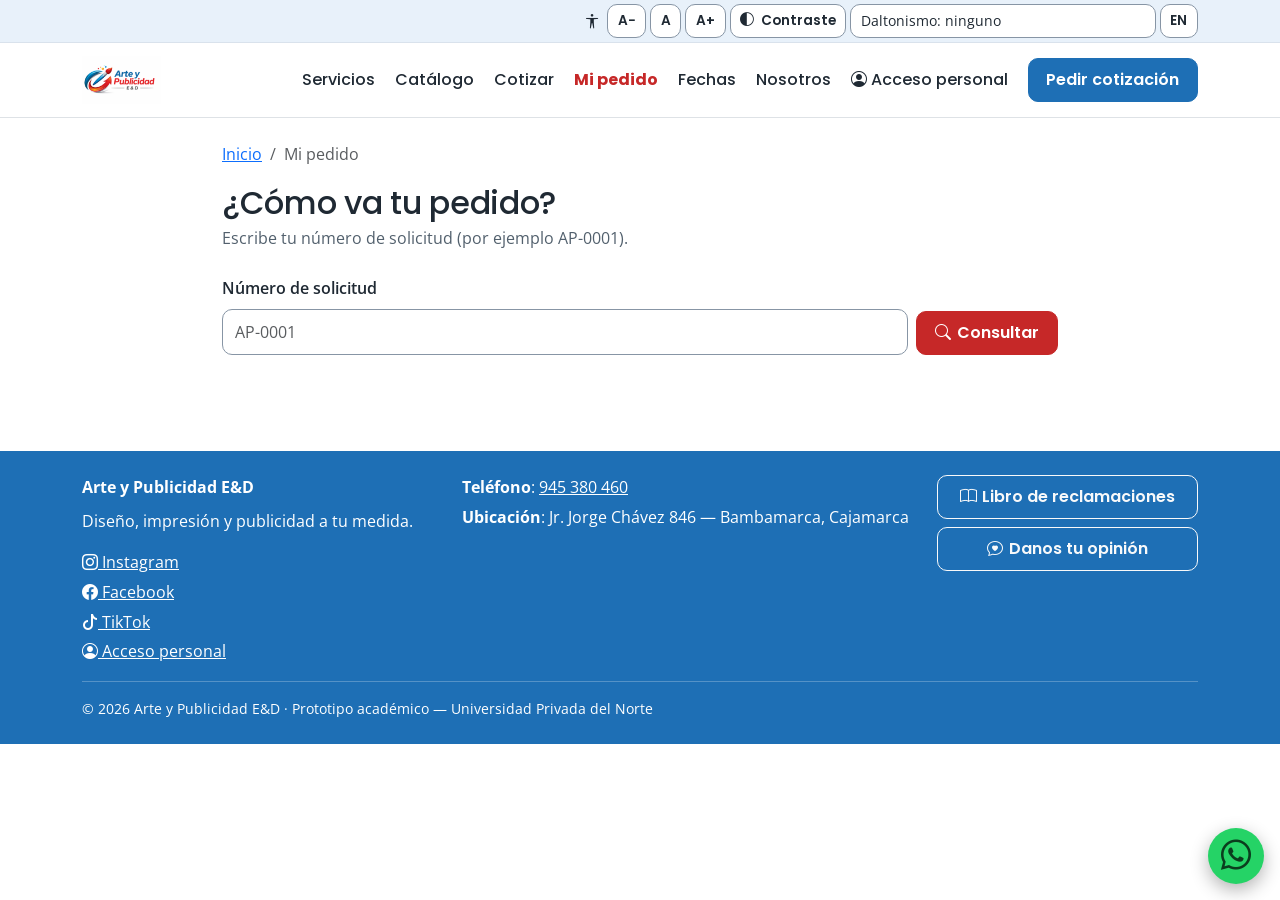
<file: seguimiento.html>
<!doctype html>
<html lang="es">
<head>
  <meta charset="utf-8">
  <meta name="viewport" content="width=device-width, initial-scale=1">
  <title>Seguimiento de pedido · Arte y Publicidad E&amp;D</title>
  <meta name="description" content="Consulta en qué etapa está tu pedido con tu número de solicitud.">
  <link rel="preconnect" href="https://fonts.googleapis.com">
  <link rel="preconnect" href="https://fonts.gstatic.com" crossorigin>
  <link href="https://fonts.googleapis.com/css2?family=Open+Sans:wght@400;600;700&family=Poppins:wght@500;600;700;800&display=swap" rel="stylesheet">
  <link href="vendor/bootstrap/bootstrap.min.css" rel="stylesheet">
  <link href="vendor/bootstrap-icons/bootstrap-icons.min.css" rel="stylesheet">
  <link href="css/styles.css" rel="stylesheet">
</head>
<body data-page="seguimiento">
  <div id="site-header"></div>

  <main id="contenido" tabindex="-1" class="container py-4" style="max-width:860px">
    <nav aria-label="Ruta de navegación"><ol class="breadcrumb small"><li class="breadcrumb-item"><a href="index.html">Inicio</a></li><li class="breadcrumb-item active" aria-current="page">Mi pedido</li></ol></nav>
    <h1 class="h2 mb-1">¿Cómo va tu pedido?</h1>
    <p class="text-muted mb-4">Escribe tu número de solicitud (por ejemplo AP-0001).</p>

    <form class="row g-2 align-items-end mb-4" id="form-seg" novalidate>
      <div class="col-12 col-sm"><label class="form-label" for="numero">Número de solicitud</label>
        <input class="form-control" id="numero" name="numero" placeholder="AP-0001" autocomplete="off" aria-describedby="e-numero" required>
        <div class="invalid-feedback" id="e-numero">Escribe tu número de solicitud.</div></div>
      <div class="col-12 col-sm-auto"><button class="btn btn-accent w-100" type="submit"><i class="bi bi-search" aria-hidden="true"></i> Consultar</button></div>
    </form>

    <div id="resultado" aria-live="polite"></div>
  </main>

  <div id="site-footer"></div>

  <script src="vendor/bootstrap/bootstrap.bundle.min.js"></script>
  <script src="js/data.js"></script>
  <script src="js/main.js"></script>
  <script src="js/analitica.js"></script>
  <script src="js/seguimiento.js"></script>
  <script src="js/animaciones.js"></script>
</body>
</html>
</file>
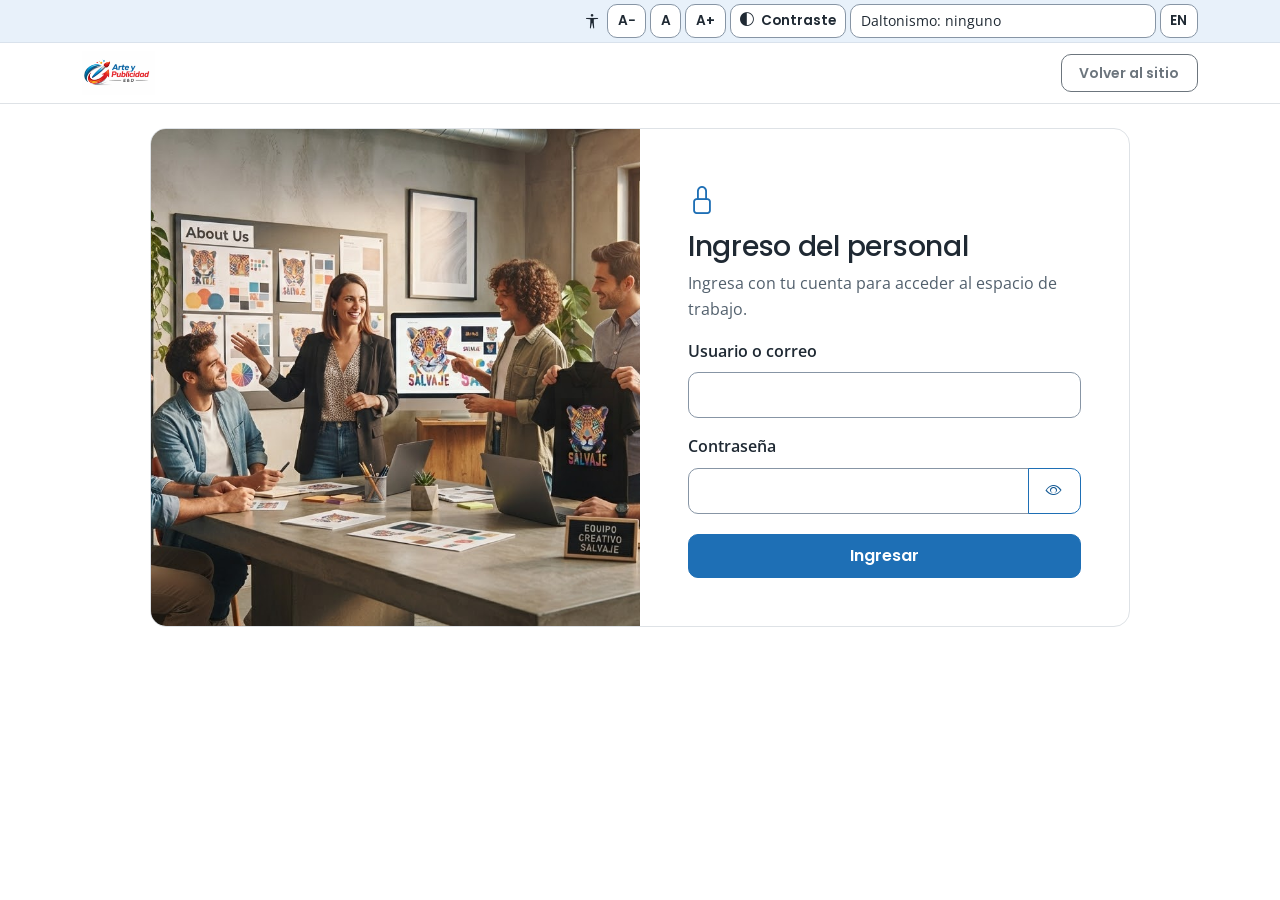
<file: trabajos.html>
<!doctype html>
<html lang="es">
<head>
  <meta charset="utf-8">
  <meta name="viewport" content="width=device-width, initial-scale=1">
  <title>Mis trabajos asignados · Arte y Publicidad E&amp;D</title>
  <meta name="description" content="Trabajos asignados al diseñador con fechas de entrega.">
  <link rel="preconnect" href="https://fonts.googleapis.com">
  <link rel="preconnect" href="https://fonts.gstatic.com" crossorigin>
  <link href="https://fonts.googleapis.com/css2?family=Open+Sans:wght@400;600;700&family=Poppins:wght@500;600;700;800&display=swap" rel="stylesheet">
  <link href="vendor/bootstrap/bootstrap.min.css" rel="stylesheet">
  <link href="vendor/bootstrap-icons/bootstrap-icons.min.css" rel="stylesheet">
  <link href="css/styles.css" rel="stylesheet">
</head>
<body data-page="trabajos" data-layout="staff">
  <div id="site-header"></div>

  <div class="panel-wrap">
  <main id="contenido" tabindex="-1" class="container py-4">
    <h1 class="h3 mb-1">Mis trabajos asignados</h1>
    <p class="text-muted mb-4">Organiza tus entregas y actualiza el avance de cada proyecto.</p>
    <div class="row g-3">
      <div class="col-lg-5"><section class="panel-card" aria-labelledby="h-lt">
        <div class="d-flex justify-content-between align-items-center mb-2"><h2 class="h6 mb-0" id="h-lt">Lista de trabajos</h2><span class="small text-muted">Ordenados por fecha de entrega</span></div>
        <ul class="list-req" id="lista-trab"></ul></section></div>
      <div class="col-lg-7"><section class="panel-card" aria-labelledby="h-ft"><h2 class="h6" id="h-ft">Ficha completa del pedido</h2>
        <div id="ficha-trab"><p class="text-muted mb-0">Elige un trabajo de la lista.</p></div>
        <div id="cambio-trab" hidden class="mt-3">
          <p class="fw-semibold mb-2" id="lbl-estado">Cambiar estado</p>
          <div id="picker-trab" aria-labelledby="lbl-estado"></div>
          <button class="btn btn-primary mt-3" id="guardar-trab" type="button">Guardar estado</button>
          <p class="small text-muted mt-2 mb-0">El cliente verá la actualización al consultar su número de solicitud.</p>
        </div></section></div>
    </div>
  </main>
  </div>

  <div id="site-footer"></div>

  <script src="vendor/bootstrap/bootstrap.bundle.min.js"></script>
  <script src="js/data.js"></script>
  <script src="js/main.js"></script>
  <script src="js/analitica.js"></script>
  <script src="js/trabajos.js"></script>
  <script src="js/animaciones.js"></script>
</body>
</html>
</file>
<file: css/styles.css>
/* ==========================================================================
   styles.css — Estilos propios sobre Bootstrap 5
   Guía de estilos (Tablas 20 y 21): azul #1E6FB5, rojo #E53935, blanco.
   Tipografía sans serif: Poppins (títulos) y Open Sans (texto).
   ========================================================================== */

:root {
  --ed-blue: #1E6FB5;
  --ed-blue-dark: #155A94;
  --ed-blue-soft: #E8F1FA;
  --ed-red: #E53935;        
  --ed-red-aa: #C62828;     
  --ed-ink: #1F2933;
  --ed-muted: #52606D;
  --ed-line: #D9E2EC;
  --ed-bg: #FFFFFF;
  --ed-surface: #F5F8FB;
  --ed-radius: 14px;

  --bs-primary: var(--ed-blue);
  --bs-primary-rgb: 30, 111, 181;
  --bs-link-color: var(--ed-blue-dark);
  --bs-link-hover-color: var(--ed-blue);
  --bs-body-font-family: 'Open Sans', system-ui, -apple-system, 'Segoe UI', sans-serif;
  --bs-body-color: var(--ed-ink);
}

html { scroll-behavior: smooth; }
body { background: var(--ed-bg); color: var(--ed-ink); line-height: 1.6; }
h1, h2, h3, h4, h5, .navbar-brand, .btn, .badge { font-family: 'Poppins', 'Open Sans', sans-serif; }
h1, h2, h3 { font-weight: 700; letter-spacing: -.01em; }
.text-muted, .text-secondary { color: var(--ed-muted) !important; }
main:focus { outline: none; }

/* ---------- Botones (sobre Bootstrap) ---------- */
.btn { border-radius: 10px; font-weight: 600; min-height: 44px; padding-inline: 1.1rem; display: inline-flex; align-items: center; justify-content: center; gap: .4rem; }
.btn-sm { min-height: 38px; }
.btn-primary { --bs-btn-bg: var(--ed-blue); --bs-btn-border-color: var(--ed-blue); --bs-btn-hover-bg: var(--ed-blue-dark); --bs-btn-hover-border-color: var(--ed-blue-dark); --bs-btn-active-bg: var(--ed-blue-dark); --bs-btn-disabled-bg: var(--ed-blue); }
.btn-outline-primary { --bs-btn-color: var(--ed-blue-dark); --bs-btn-border-color: var(--ed-blue); --bs-btn-hover-bg: var(--ed-blue); --bs-btn-hover-border-color: var(--ed-blue); --bs-btn-active-bg: var(--ed-blue); }
.btn-accent { --bs-btn-color: #fff; --bs-btn-bg: var(--ed-red-aa); --bs-btn-border-color: var(--ed-red-aa); --bs-btn-hover-color: #fff; --bs-btn-hover-bg: #A91F1F; --bs-btn-hover-border-color: #A91F1F; --bs-btn-active-bg: #A91F1F; }
.btn-whatsapp { --bs-btn-color: #0B3D1E; --bs-btn-bg: #25D366; --bs-btn-border-color: #25D366; --bs-btn-hover-color: #0B3D1E; --bs-btn-hover-bg: #1FB958; --bs-btn-hover-border-color: #1FB958; }

/* Foco visible (WCAG 2.4.7) */
:where(a, button, input, select, textarea, [tabindex]):focus-visible {
  outline: 3px solid #FFB000; outline-offset: 2px; box-shadow: 0 0 0 5px rgba(30, 111, 181, .35);
}
.form-control, .form-select { min-height: 46px; border-radius: 10px; border-color: #8795A5; }
.form-label { font-weight: 600; }
.form-text { color: var(--ed-muted); }
.required::after { content: ' *'; color: var(--ed-red-aa); }

/* ---------- Accesibilidad: salto y barra ---------- */
.skip-link { position: absolute; left: 8px; top: -60px; background: #000; color: #fff; padding: .6rem 1rem; border-radius: 0 0 8px 8px; z-index: 2000; transition: top .15s; }
.skip-link:focus { top: 0; color: #fff; }
.a11y-bar { background: var(--ed-blue-soft); border-bottom: 1px solid var(--ed-line); padding: .25rem 0; }
.btn-a11y { min-height: 34px; padding: .1rem .6rem; background: #fff; border: 1px solid #8795A5; color: var(--ed-ink); font-size: .85rem; }
.btn-a11y[aria-pressed="true"] { background: var(--ed-ink); color: #fff; }

/* ---------- Navegación ---------- */
.site-header { position: sticky; top: 0; z-index: 1030; background: #fff; }
.navbar .nav-link { font-family: 'Poppins', sans-serif; font-weight: 500; color: var(--ed-ink); padding: .6rem .8rem; border-radius: 8px; }
.navbar .nav-link:hover { color: var(--ed-blue); }
.navbar .nav-link.active { color: var(--ed-red-aa); font-weight: 700; }
@media (min-width: 992px) { .navbar .nav-link { white-space: nowrap; } }
@media (min-width: 992px) and (max-width: 1199.98px) { .navbar .nav-link { padding: .6rem .45rem; font-size: .9rem; } .navbar .btn { padding-inline: .8rem; font-size: .9rem; } }
@media (max-width: 991.98px) { .navbar .nav-link { font-size: 1.05rem; border-bottom: 1px solid var(--ed-line); border-radius: 0; } }

/* ---------- Portada ---------- */
.hero { background: linear-gradient(135deg, #fff 55%, var(--ed-blue-soft)); border-bottom: 1px solid var(--ed-line); }
.hero h1 { font-size: clamp(2rem, 5vw, 3.2rem); line-height: 1.1; }
.hero h1 em { font-style: normal; color: var(--ed-red-aa); }
.hero-art { aspect-ratio: 4 / 3; border-radius: var(--ed-radius); background: #E4E7EB; display: grid; place-content: center; padding: 1.5rem; border: 1px solid var(--ed-line); }
.hero-art strong { font: 800 clamp(1.8rem, 4vw, 2.8rem)/1.05 'Poppins', sans-serif; color: var(--ed-ink); }
.hero-art small { letter-spacing: .12em; color: var(--ed-muted); text-transform: uppercase; }
.section-title { font-size: clamp(1.4rem, 3vw, 1.9rem); }
.service-card { border: 1px solid var(--ed-line); border-radius: var(--ed-radius); padding: 1.1rem; height: 100%; background: #fff; transition: box-shadow .2s, transform .2s; }
.service-card:hover { box-shadow: 0 8px 24px rgba(30, 111, 181, .15); transform: translateY(-2px); }
.service-card i { font-size: 1.8rem; color: var(--ed-blue); }
.cta-band { background: var(--ed-blue); color: #fff; border-radius: var(--ed-radius); }

/* ---------- Tarjetas de trabajos (imagen de ejemplo) ---------- */
.work-card { border: 1px solid var(--ed-line); border-radius: var(--ed-radius); overflow: hidden; background: #fff; height: 100%; display: flex; flex-direction: column; }
.work-card .card-body { display: flex; flex-direction: column; gap: .5rem; flex: 1; }
.work-img { aspect-ratio: 4 / 3; display: flex; flex-direction: column; justify-content: flex-end; padding: .9rem; color: #fff; background: linear-gradient(135deg, #1E6FB5, #0F3F6B); }
.work-img-cat { font-size: .72rem; letter-spacing: .1em; text-transform: uppercase; opacity: .9; }
.work-img-title { font: 700 1.15rem/1.2 'Poppins', sans-serif; }
.cat-Impresión { background: linear-gradient(135deg, #1E6FB5, #0F3F6B); }
.cat-Diseño { background: linear-gradient(135deg, #5B3FA6, #34236B); }
.cat-Exterior { background: linear-gradient(135deg, #2D3E50, #0F1B28); }
.cat-Estampados { background: linear-gradient(135deg, #C62828, #7A1313); }
.cat-Eventos { background: linear-gradient(135deg, #0F766E, #064E49); }
.work-img.lg { aspect-ratio: 16 / 9; }

/* ---------- Catálogo ---------- */
.filter-box { background: var(--ed-surface); border: 1px solid var(--ed-line); border-radius: var(--ed-radius); padding: 1rem; }
.filter-box fieldset { border: 0; padding: 0; margin: 0 0 1rem; }
.filter-box legend { font: 600 .95rem 'Poppins', sans-serif; margin-bottom: .4rem; float: none; }
.chip-filters .btn { border-radius: 999px; }

/* ---------- Cotizador (pasos) ---------- */
.stepper { list-style: none; display: flex; justify-content: space-between; padding: 0; margin: 0 0 1.5rem; position: relative; }
.stepper::before { content: ''; position: absolute; top: 16px; left: 8%; right: 8%; height: 4px; background: var(--ed-line); }
.stepper li { position: relative; z-index: 1; flex: 1; text-align: center; font-size: .82rem; color: var(--ed-muted); }
.stepper .dot { width: 34px; height: 34px; border-radius: 50%; margin: 0 auto .25rem; display: grid; place-items: center; background: #fff; border: 3px solid var(--ed-blue); color: var(--ed-blue-dark); font-weight: 700; }
.stepper li.done .dot { background: var(--ed-blue); color: #fff; }
.stepper li.current .dot { background: var(--ed-red-aa); border-color: var(--ed-red-aa); color: #fff; }
.stepper li.current { color: var(--ed-ink); font-weight: 700; }
.material-option { border: 2px solid var(--ed-line); border-radius: 12px; padding: .75rem 1rem; display: block; cursor: pointer; height: 100%; }
.btn-check:checked + .material-option, .material-option:has(input:checked) { border-color: var(--ed-blue); background: var(--ed-blue-soft); }
.material-option:has(input:focus-visible) { outline: 3px solid #FFB000; outline-offset: 2px; }
.summary-box { background: var(--ed-surface); border: 1px solid var(--ed-line); border-radius: var(--ed-radius); padding: 1rem 1.1rem; }
.summary-box dt { font-weight: 600; color: var(--ed-muted); font-size: .85rem; }
.summary-box dd { margin-bottom: .6rem; overflow-wrap: anywhere; }
.confirm-icon { font-size: 3.5rem; color: #1B7F3B; }
.req-number { font: 800 2rem 'Poppins', sans-serif; color: var(--ed-blue-dark); letter-spacing: .04em; }

/* ---------- Línea de tiempo del pedido ---------- */
.timeline { list-style: none; display: flex; padding: 0; margin: 1.5rem 0; }
.timeline li { flex: 1; position: relative; text-align: center; font-size: .85rem; color: var(--ed-muted); }
.timeline li::before { content: ''; position: absolute; top: 11px; right: 50%; width: 100%; height: 4px; background: var(--ed-line); }
.timeline li:first-child::before { display: none; }
.timeline li.done::before, .timeline li.current::before { background: var(--ed-blue); }
.tl-dot { position: relative; z-index: 1; display: block; width: 26px; height: 26px; margin: 0 auto .4rem; border-radius: 50%; background: #fff; border: 3px solid var(--ed-line); }
.timeline li.done .tl-dot { background: var(--ed-blue); border-color: var(--ed-blue); }
.timeline li.done .tl-dot::after { content: '✓'; color: #fff; font-size: .8rem; position: absolute; inset: 0; display: grid; place-items: center; }
.timeline li.current .tl-dot { background: var(--ed-red-aa); border-color: var(--ed-red-aa); box-shadow: 0 0 0 5px rgba(198, 40, 40, .2); }
.timeline li.current .tl-label { color: var(--ed-ink); font-weight: 700; }
@media (max-width: 575.98px) {
  .timeline { flex-direction: column; align-items: flex-start; gap: .9rem; }
  .timeline li { display: flex; align-items: center; gap: .75rem; text-align: left; flex: none; }
  .timeline li::before { display: none; }
  .tl-dot { margin: 0; }
}

/* ---------- Estados ---------- */
.badge.estado { font-weight: 600; font-size: .78rem; padding: .45em .8em; border-radius: 999px; }
.estado-recibida { background: #E4E7EB; color: #1F2933; }
.estado-cotizado { background: #DCEBF7; color: #0F4C81; }
.estado-aprobado { background: #D7F0DF; color: #14532D; }
.estado-diseno { background: #FFF1C9; color: #5E4100; }
.estado-produccion { background: #FFE0D1; color: #6B2800; }
.estado-entregado { background: #14532D; color: #fff; }

/* ---------- Calendario ---------- */
.cal { width: 100%; table-layout: fixed; border-collapse: separate; border-spacing: 4px; }
.cal th { text-align: center; font: 600 .78rem 'Poppins', sans-serif; color: var(--ed-muted); padding: .25rem 0; }
.cal td { padding: 0; }
.cal-day { width: 100%; aspect-ratio: 1; min-height: 44px; border-radius: 10px; border: 2px solid var(--ed-blue); background: #fff; color: var(--ed-ink); font-weight: 600; }
.cal-day:hover:not(:disabled) { background: var(--ed-blue-soft); }
.cal-day.nodisp { border-color: var(--ed-red-aa); background: repeating-linear-gradient(45deg, #fff, #fff 5px, #FBE3E3 5px, #FBE3E3 10px); color: #7A1313; text-decoration: line-through; }
.cal-day.pasado { border-color: var(--ed-line); background: var(--ed-surface); color: #7B8794; }
.cal-day.sel { background: var(--ed-blue); color: #fff; }
.legend-box { display: inline-block; width: 18px; height: 18px; border-radius: 4px; vertical-align: -3px; margin-right: .35rem; border: 2px solid var(--ed-blue); background: #fff; }
.legend-box.no { border-color: var(--ed-red-aa); background: repeating-linear-gradient(45deg, #fff, #fff 3px, #FBE3E3 3px, #FBE3E3 6px); }

/* ---------- Panel interno ---------- */
.panel-wrap { background: var(--ed-surface); min-height: 70vh; }
.kpi { background: #fff; border: 1px solid var(--ed-line); border-radius: var(--ed-radius); padding: 1rem 1.1rem; height: 100%; }
.kpi-num { font: 700 2.2rem/1 'Poppins', sans-serif; color: var(--ed-blue-dark); }
.panel-card { background: #fff; border: 1px solid var(--ed-line); border-radius: var(--ed-radius); padding: 1rem 1.1rem; }
.list-req { list-style: none; margin: 0; padding: 0; display: flex; flex-direction: column; gap: .5rem; }
.req-item { width: 100%; text-align: left; background: #fff; border: 1px solid var(--ed-line); border-radius: 12px; padding: .7rem .9rem; display: flex; justify-content: space-between; align-items: center; gap: .75rem; color: var(--ed-ink); }
.req-item:hover { background: var(--ed-blue-soft); }
.req-item[aria-current="true"] { border-color: var(--ed-red-aa); box-shadow: inset 4px 0 0 var(--ed-red-aa); }
.req-item small { color: var(--ed-muted); }
.ficha-dato { background: var(--ed-surface); border-radius: 10px; padding: .5rem .7rem; height: 100%; }
.ficha-k { display: block; font-size: .72rem; color: var(--ed-muted); text-transform: uppercase; letter-spacing: .05em; }
.ficha-v { font-weight: 600; overflow-wrap: anywhere; }
.btn-group-wrap { display: flex; flex-wrap: wrap; gap: .4rem; }
.nav-pills .nav-link { border-radius: 999px; color: var(--ed-ink); font-weight: 600; }
.nav-pills .nav-link.active { background: var(--ed-blue); color: #fff; }
.progress { height: 14px; border-radius: 999px; background: var(--ed-line); }
.progress-bar { background: var(--ed-blue); }

/* ---------- Login ---------- */
.login-art { background: #E4E7EB; min-height: 100%; display: grid; place-content: center; text-align: center; padding: 2rem; }
.login-art strong { font: 800 clamp(2rem, 4vw, 3rem)/1.05 'Poppins', sans-serif; }

/* ---------- Pie y WhatsApp ---------- */
.site-footer { background: var(--ed-blue); color: #fff; }
.footer-link { color: #fff; text-decoration: underline; }
.footer-link:hover { color: #FFE9E9; }
.wa-float { position: fixed; right: 16px; bottom: 16px; z-index: 1040; width: 56px; height: 56px; border-radius: 50%; background: #25D366; color: #0B3D1E; display: grid; place-items: center; font-size: 1.9rem; box-shadow: 0 6px 18px rgba(0, 0, 0, .3); }
.wa-float:hover { color: #0B3D1E; background: #1FB958; }

/* ---------- Opiniones: escala Likert de 5 puntos ---------- */
.likert-item { border: 1px solid var(--ed-line); border-radius: var(--ed-radius); padding: .9rem 1rem 1rem; background: #fff; margin: 0 0 .9rem; }
.likert-item legend { font: 600 1rem/1.35 'Open Sans', sans-serif; float: none; width: auto; padding: 0; margin-bottom: .6rem; }
.likert-item.falta { border-color: var(--ed-red-aa); border-width: 2px; }
.likert-grid { display: grid; grid-template-columns: repeat(5, minmax(0, 1fr)); gap: .4rem; }
.likert-op { position: relative; flex-direction: column; gap: .1rem; min-height: 64px; padding: .4rem .2rem; text-align: center; line-height: 1.15; color: var(--ed-blue-dark); background: #fff; border: 2px solid var(--ed-blue); }
.likert-op:hover { background: var(--ed-blue-soft); color: var(--ed-blue-dark); border-color: var(--ed-blue); }
.likert-n { font: 700 1.15rem/1 'Poppins', sans-serif; }
.likert-t { font-size: .72rem; font-weight: 600; }
.btn-check:checked + .likert-op { background: var(--ed-blue); color: #fff; border-color: var(--ed-blue-dark); box-shadow: inset 0 0 0 2px #fff; }
.btn-check:checked + .likert-op::after { content: '\2713'; position: absolute; top: 2px; right: 5px; font-size: .75rem; line-height: 1; }
.btn-check:focus-visible + .likert-op { outline: 3px solid #FFB000; outline-offset: 2px; }
.likert-ejes { display: flex; justify-content: space-between; gap: 1rem; font-size: .78rem; color: var(--ed-muted); margin-top: .35rem; }
.opi-prom { font: 700 2.2rem/1 'Poppins', sans-serif; color: var(--ed-blue-dark); }
.opi-item { border: 1px solid var(--ed-line); border-radius: 12px; padding: .75rem .9rem; background: #fff; }
.opi-item blockquote { margin: .4rem 0 0; font-style: italic; overflow-wrap: anywhere; }
.opi-barra { height: 14px; border-radius: 999px; background: var(--ed-line); overflow: hidden; }
.opi-barra > span { display: block; height: 100%; background: var(--ed-blue); }

/* ---------- Selector de daltonismo ---------- */
.sel-dalt { width: auto; max-width: 100%; padding-right: 2rem; }

/* ---------- Modos para daltonismo ----------
   Dos estrategias combinadas:
   1) Paleta segura para cada tipo (basada en Okabe-Ito) en lugar de rojo/verde o azul/amarillo.
   2) Señales que NO dependen del color: enlaces subrayados, iconos en los estados y etiquetas de texto. */
body.dalt-rv {
  --ed-blue: #0072B2; --ed-blue-dark: #00507D; --ed-blue-soft: #E1F0F9;
  --ed-red: #D55E00; --ed-red-aa: #B34700;
  --bs-primary: #0072B2; --bs-primary-rgb: 0, 114, 178; --bs-link-color: #00507D; --bs-link-hover-color: #0072B2;
}
body.dalt-rv .estado-cotizado { background: #D6EAF7; color: #00406A; }
body.dalt-rv .estado-aprobado { background: #C4E3F5; color: #00324F; }
body.dalt-rv .estado-diseno { background: #FFF1C9; color: #5E4100; }
body.dalt-rv .estado-produccion { background: #FFD9B8; color: #5C2A00; }
body.dalt-rv .estado-entregado { background: #00507D; color: #fff; }
body.dalt-rv .text-bg-success { background-color: #00507D !important; }
body.dalt-rv .text-bg-danger { background-color: #8A3B00 !important; }
body.dalt-rv .btn-accent { --bs-btn-hover-bg: #8A3B00; --bs-btn-hover-border-color: #8A3B00; --bs-btn-active-bg: #8A3B00; }
body.dalt-rv .timeline li.current .tl-dot { box-shadow: 0 0 0 5px rgba(179, 71, 0, .25); }
body.dalt-rv .cat-Estampados { background: linear-gradient(135deg, #B34700, #5C2A00); }

body.dalt-az {
  --ed-blue: #A4123F; --ed-blue-dark: #7A0C2E; --ed-blue-soft: #FBE9EF;
  --ed-red: #00838A; --ed-red-aa: #00696B;
  --bs-primary: #A4123F; --bs-primary-rgb: 164, 18, 63; --bs-link-color: #7A0C2E; --bs-link-hover-color: #A4123F;
}
body.dalt-az .estado-cotizado { background: #FBE0E8; color: #7A0C2E; }
body.dalt-az .estado-aprobado { background: #D5EEEE; color: #004D4F; }
body.dalt-az .estado-diseno { background: #EFE7D4; color: #4A3500; }
body.dalt-az .estado-produccion { background: #F7D9D9; color: #6B1010; }
body.dalt-az .estado-entregado { background: #004D4F; color: #fff; }
body.dalt-az .text-bg-success { background-color: #004D4F !important; }
body.dalt-az .text-bg-danger { background-color: #7A0C2E !important; }
body.dalt-az .btn-accent { --bs-btn-hover-bg: #004D4F; --bs-btn-hover-border-color: #004D4F; --bs-btn-active-bg: #004D4F; }
body.dalt-az .timeline li.current .tl-dot { box-shadow: 0 0 0 5px rgba(0, 105, 107, .25); }
body.dalt-az .cat-Impresión, body.dalt-az .work-img { background: linear-gradient(135deg, #A4123F, #5C0A24); }
body.dalt-az .cat-Estampados { background: linear-gradient(135deg, #00696B, #003A3B); }

body.dalt-mono {
  --ed-blue: #3A3A3A; --ed-blue-dark: #111; --ed-blue-soft: #EDEDED;
  --ed-red: #000; --ed-red-aa: #000;
  --bs-primary: #3A3A3A; --bs-primary-rgb: 58, 58, 58; --bs-link-color: #111; --bs-link-hover-color: #000;
}
body.dalt-mono .estado-recibida { background: #EDEDED; color: #000; }
body.dalt-mono .estado-cotizado { background: #D9D9D9; color: #000; }
body.dalt-mono .estado-aprobado { background: #BDBDBD; color: #000; }
body.dalt-mono .estado-diseno { background: #9E9E9E; color: #000; }
body.dalt-mono .estado-produccion { background: #5E5E5E; color: #fff; }
body.dalt-mono .estado-entregado { background: #000; color: #fff; }
body.dalt-mono .text-bg-success { background-color: #1A1A1A !important; }
body.dalt-mono .text-bg-danger { background-color: #000 !important; }
body.dalt-mono .btn-accent { --bs-btn-hover-bg: #333; --bs-btn-hover-border-color: #333; --bs-btn-active-bg: #333; border-width: 3px; border-style: double; }
body.dalt-mono .timeline li.current .tl-dot { box-shadow: 0 0 0 5px rgba(0, 0, 0, .25); }
body.dalt-mono .work-img, body.dalt-mono .cat-Impresión, body.dalt-mono .cat-Estampados { background: linear-gradient(135deg, #3A3A3A, #111); }
body.dalt-mono .cal-day.nodisp { background: repeating-linear-gradient(45deg, #fff, #fff 5px, #D9D9D9 5px, #D9D9D9 10px); color: #000; border-color: #000; }

/* Señales que no dependen del color (todos los modos de daltonismo) */
body.dalt main a:not(.btn):not(.nav-link):not(.navbar-brand):not(.req-item) { text-decoration: underline; text-underline-offset: 2px; }
body.dalt .badge.estado { border: 1px solid currentColor; }
body.dalt .badge.estado::before { font-family: 'bootstrap-icons'; font-weight: 400; margin-right: .35em; vertical-align: -.1em; }
body.dalt .estado-recibida::before { content: '\f42d'; }
body.dalt .estado-cotizado::before { content: '\f50f'; }
body.dalt .estado-aprobado::before { content: '\f407'; }
body.dalt .estado-diseno::before { content: '\f4cb'; }
body.dalt .estado-produccion::before { content: '\f3e5'; }
body.dalt .estado-entregado::before { content: '\f26a'; }
body.dalt .timeline li.current .tl-dot { outline: 3px solid currentColor; outline-offset: 2px; }
body.dalt .likert-item.falta { border-style: dashed; }
body.dalt .btn-check:checked + .likert-op { text-decoration: underline; }

/* ---------- Modo de alto contraste ---------- */
body.alto-contraste { --ed-bg: #000; --ed-ink: #fff; --ed-muted: #E6E6E6; --ed-line: #fff; --ed-surface: #111; --ed-blue-soft: #0A0A0A; --bs-body-color: #fff; --bs-link-color: #7CC4FF; --bs-link-hover-color: #fff; background: #000; color: #fff; }
body.alto-contraste .site-header, body.alto-contraste .navbar, body.alto-contraste .hero, body.alto-contraste .service-card, body.alto-contraste .work-card,
body.alto-contraste .kpi, body.alto-contraste .panel-card, body.alto-contraste .req-item, body.alto-contraste .modal-content, body.alto-contraste .summary-box,
body.alto-contraste .filter-box, body.alto-contraste .cal-day, body.alto-contraste .material-option { background: #000 !important; color: #fff !important; border-color: #fff !important; }
body.alto-contraste .navbar .nav-link, body.alto-contraste .navbar .nav-link.active, body.alto-contraste .kpi-num, body.alto-contraste .req-number { color: #FFE600; }
body.alto-contraste .site-footer, body.alto-contraste .cta-band { background: #000; border: 2px solid #fff; }
body.alto-contraste .a11y-bar { background: #000; border-color: #fff; }
body.alto-contraste .btn-a11y { background: #000; color: #fff; border-color: #fff; }
body.alto-contraste .btn-a11y[aria-pressed="true"] { background: #FFE600; color: #000; border-color: #FFE600; }
body.alto-contraste .navbar-toggler { border-color: #fff; }
body.alto-contraste .navbar-toggler-icon { filter: invert(1); }
body.alto-contraste .text-primary { color: #7CC4FF !important; }
body.alto-contraste .hero [style*="--ed-red-aa"], body.alto-contraste .service-card [style*="--ed-red-aa"] { color: #FF9E9A !important; }
body.alto-contraste .badge.estado { border: 1px solid #fff; }
body.alto-contraste .btn-primary, body.alto-contraste .btn-accent { background: #FFE600; color: #000; border-color: #FFE600; }
body.alto-contraste .btn-outline-primary { color: #FFE600; border-color: #FFE600; }
body.alto-contraste .form-control, body.alto-contraste .form-select { background: #000; color: #fff; border-color: #fff; }
body.alto-contraste .cal-day.sel { background: #FFE600 !important; color: #000 !important; }
body.alto-contraste .hero-art, body.alto-contraste .login-art { background: #111; }

/* ---------- Movimiento reducido ---------- */
@media (prefers-reduced-motion: reduce) {
  html { scroll-behavior: auto; }
  *, *::before, *::after { transition: none !important; animation: none !important; }
}

/* Fotos reales del catálogo */
.work-img-photo { width: 100%; aspect-ratio: 4 / 3; object-fit: cover; display: block; }
.work-img-photo.lg { aspect-ratio: 16 / 9; }

/* Foto de Nosotros */
.nosotros-foto { width: 100%; aspect-ratio: 4 / 3; object-fit: cover; border-radius: var(--ed-radius); border: 1px solid var(--ed-line); }

/* Imagen del login */
.login-art { position: relative; padding: 0 !important; min-height: 320px; }
.login-foto { position: absolute; inset: 0; width: 100%; height: 100%; object-fit: cover; display: block; }
/* Alto contraste: opiniones (Likert) */
body.alto-contraste .likert-item, body.alto-contraste .opi-item { background: #000 !important; color: #fff !important; border-color: #fff !important; }
body.alto-contraste .likert-op { background: #000; color: #fff; border-color: #fff; }
body.alto-contraste .likert-op:hover { background: #222; color: #fff; }
body.alto-contraste .btn-check:checked + .likert-op { background: #FFE600; color: #000; border-color: #FFE600; box-shadow: inset 0 0 0 2px #000; }
body.alto-contraste .opi-barra { background: #333; }
body.alto-contraste .opi-barra > span { background: #FFE600; }
body.alto-contraste .opi-prom { color: #FFE600; }
body.alto-contraste .sel-dalt { background-color: #000; color: #fff; border-color: #fff; }

.chart-box { position: relative; height: 270px; }
.chart-box canvas { max-width: 100%; }
.kpi-num-sm { font-size: 1.9rem; }
.kpi-delta { font-size: .78rem; color: var(--ed-muted); margin-top: .25rem; line-height: 1.3; }

.tabla-datos summary { cursor: pointer; font-size: .85rem; color: var(--ed-blue-dark); font-weight: 600; width: fit-content; }
.tabla-datos summary:focus-visible { outline: 3px solid var(--ed-blue); outline-offset: 2px; border-radius: 4px; }
.tabla-datos table { font-size: .82rem; --bs-table-bg: transparent; }
.tabla-datos th, .tabla-datos td { color: var(--ed-ink); }

.lectura { list-style: none; padding: 0; display: grid; gap: .6rem; }
.lectura li { position: relative; padding-left: 1.4rem; line-height: 1.45; }
.lectura li::before { content: '\f287'; font-family: 'bootstrap-icons'; position: absolute; left: .1rem; top: .55rem; color: var(--ed-blue-dark); font-size: .5rem; }

.timeline li::before { transform-origin: left center; }

body.alto-contraste .kpi-delta { color: #E6E6E6; }
body.alto-contraste .tabla-datos summary { color: #FFE600; }
body.alto-contraste .lectura li::before { color: #FFE600; }
body.alto-contraste .tabla-datos table { --bs-table-color: #fff; --bs-table-border-color: #fff; }
body.alto-contraste .form-check-input { background-color: #000; border-color: #fff; }
body.alto-contraste .form-check-input:checked { background-color: #FFE600; border-color: #FFE600; }
body.alto-contraste .btn-check:checked + .btn-outline-primary { background: #FFE600; color: #000; border-color: #FFE600; }

@media (max-width: 575.98px) { .chart-box { height: 240px; } }
</file>
